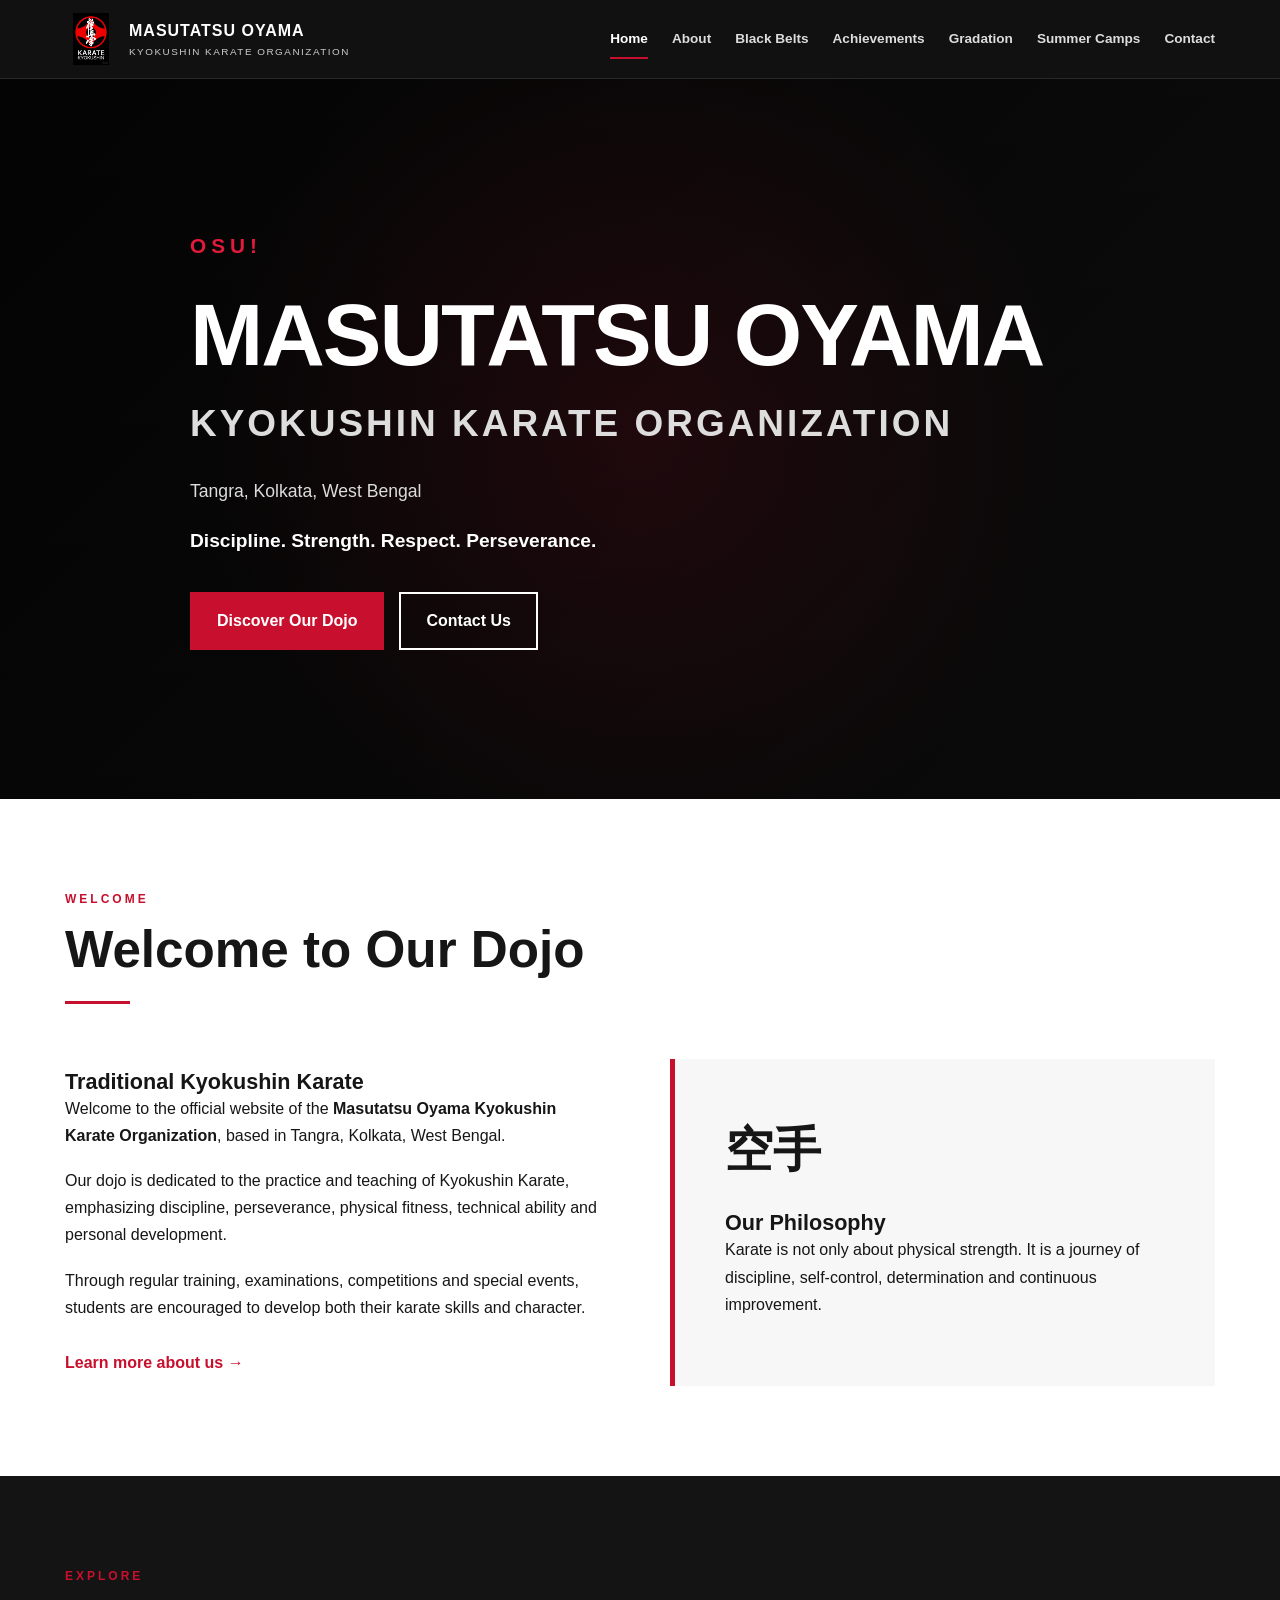
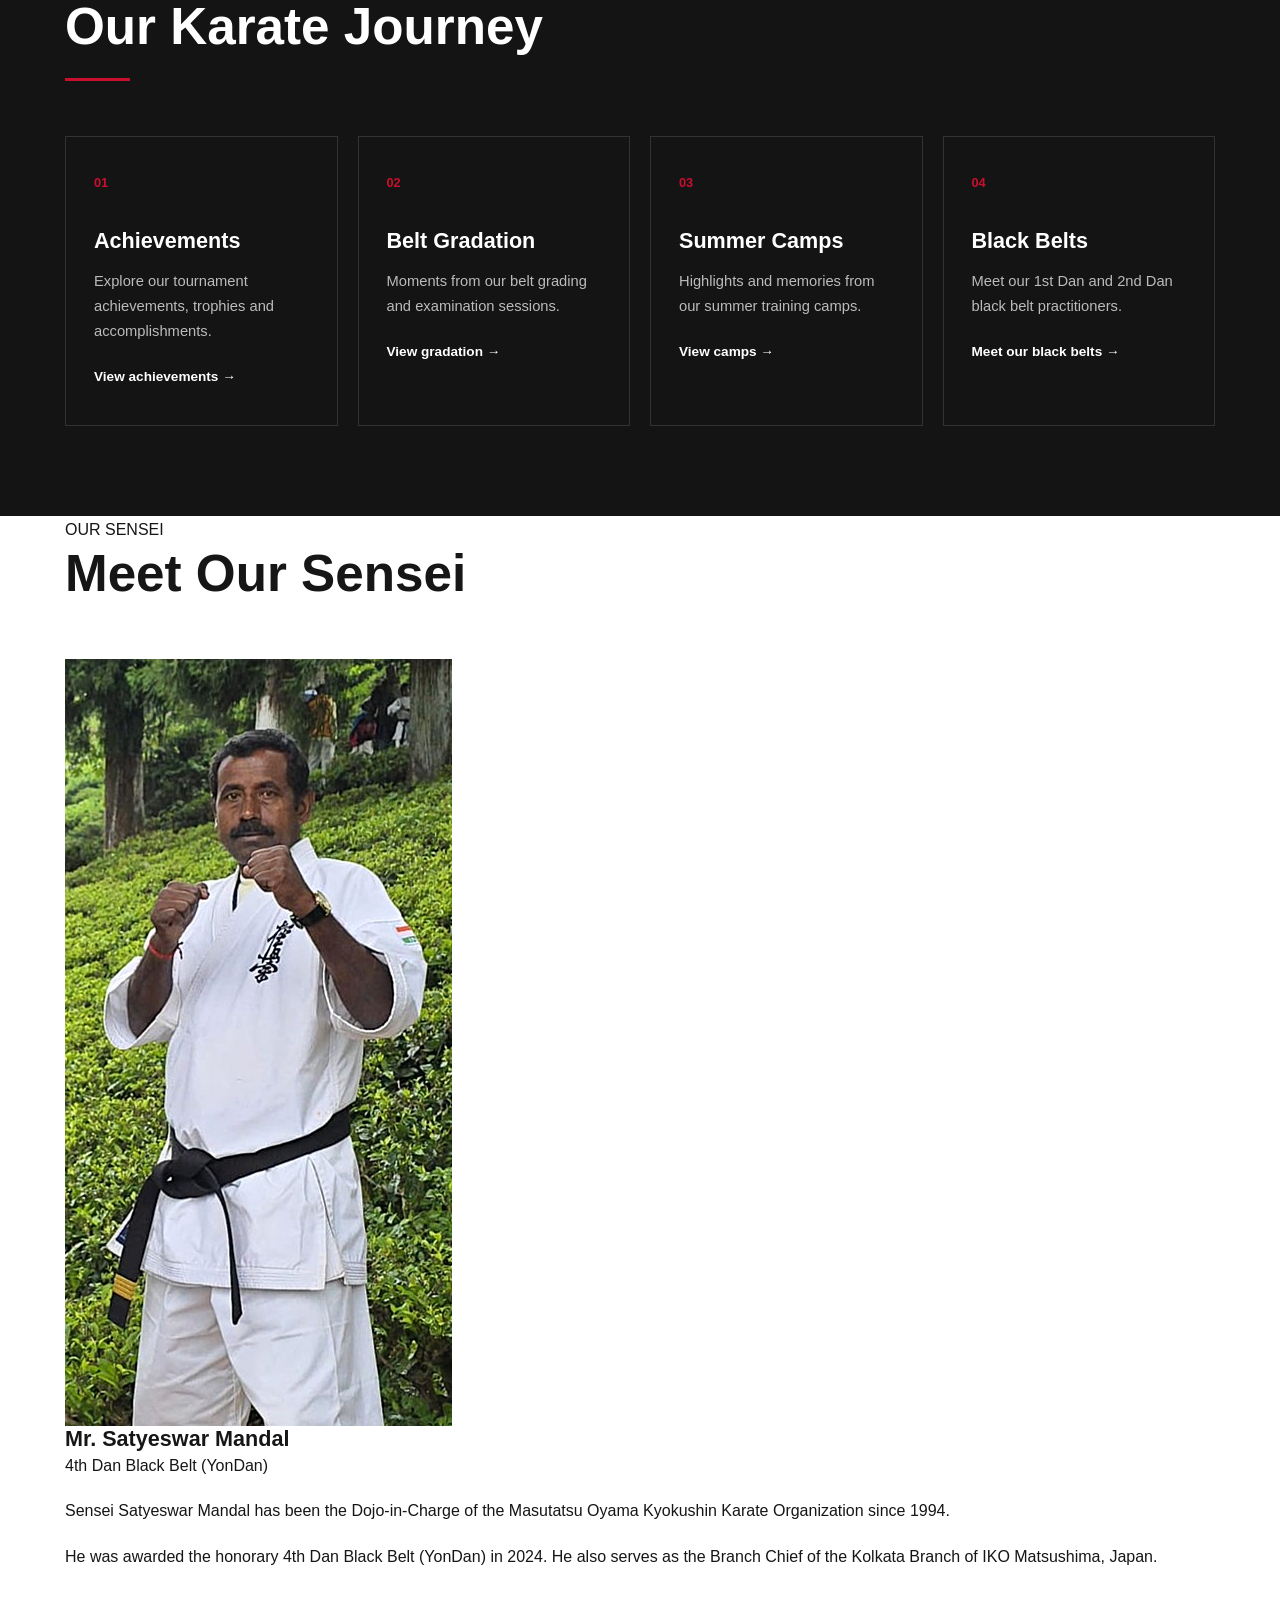
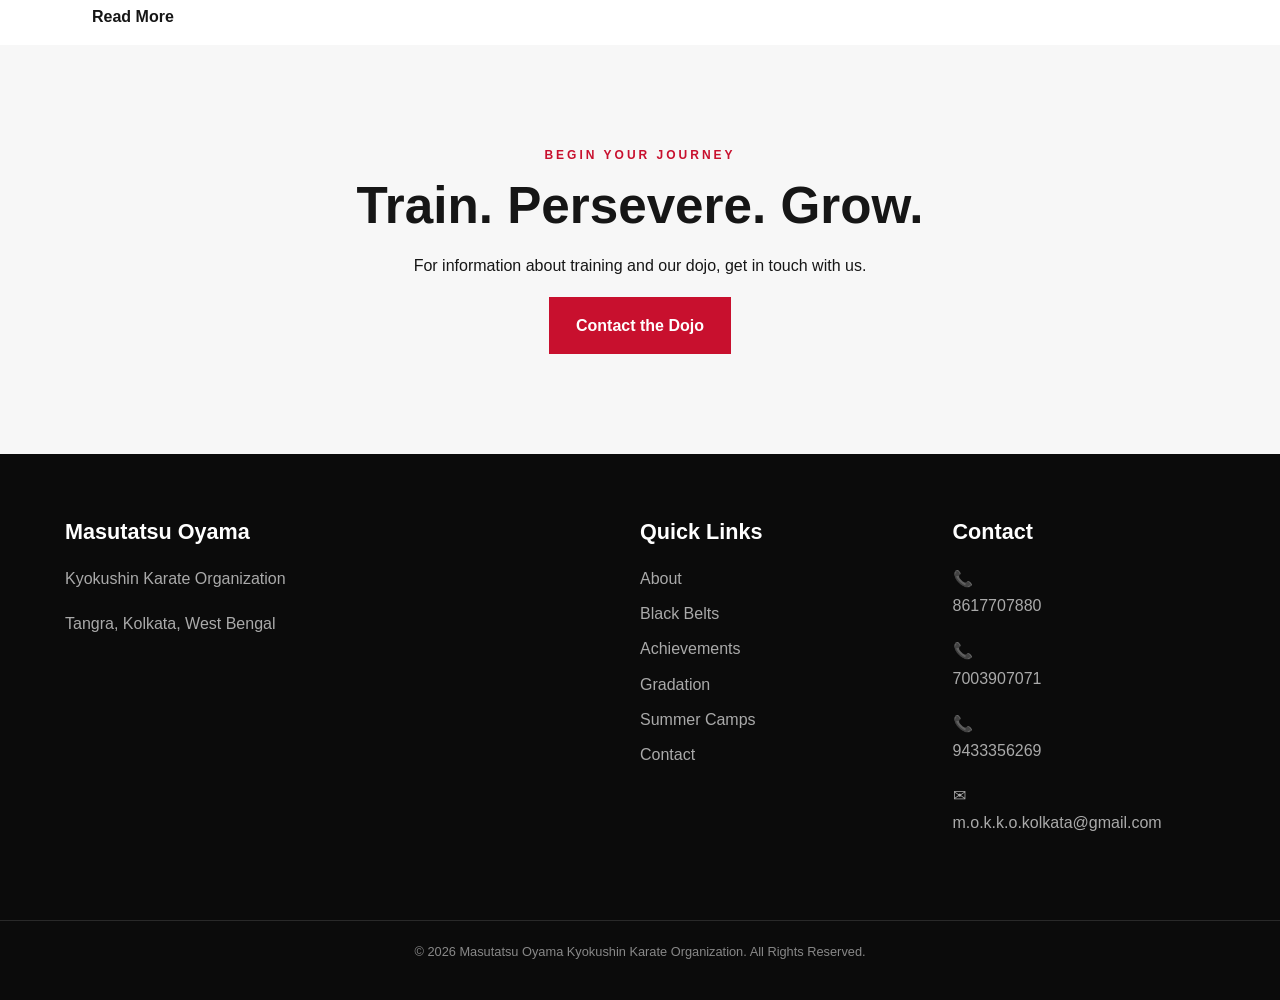
<file: index.html>
<!DOCTYPE html>
<html lang="en">

<head>
    <meta charset="UTF-8">
    <meta name="viewport" content="width=device-width, initial-scale=1.0">

    <title>Masutatsu Oyama Kyokushin Karate Organization</title>

    <meta name="description"
        content="Masutatsu Oyama Kyokushin Karate Organization - Traditional Kyokushin Karate training in Tangra, Kolkata, West Bengal.">

    <link rel="stylesheet" href="css/style.css">
</head>

<body>

    <!-- ================= HEADER ================= -->

    <header class="site-header">

        <div class="container header-container">

            <a href="index.html" class="logo-area">

                <!-- Replace logo.png with your actual logo later -->
                <img src="images/logo.png"
                     alt="Masutatsu Oyama Kyokushin Karate Organization Logo"
                     class="site-logo">

                <div class="logo-text">
                    <span class="logo-main">MASUTATSU OYAMA</span>
                    <span class="logo-sub">KYOKUSHIN KARATE ORGANIZATION</span>
                </div>

            </a>

            <button class="menu-toggle" id="menuToggle">
                ☰
            </button>

            <nav class="main-nav" id="mainNav">

                <a href="index.html" class="active">Home</a>
                <a href="about.html">About</a>
                <a href="black-belts.html">Black Belts</a>
                <a href="achievements.html">Achievements</a>
                <a href="gradation.html">Gradation</a>
                <a href="camps.html">Summer Camps</a>
                <a href="contact.html">Contact</a>

            </nav>

        </div>

    </header>


    <!-- ================= HERO ================= -->

    <main>

        <section class="hero">

            <div class="hero-overlay"></div>

            <div class="container hero-content">

                <p class="hero-kicker">OSU!</p>

                <h1>
                    MASUTATSU OYAMA
                    <span>KYOKUSHIN KARATE ORGANIZATION</span>
                </h1>

                <p class="hero-location">
                    Tangra, Kolkata, West Bengal
                </p>

                <p class="hero-description">
                    Discipline. Strength. Respect. Perseverance.
                </p>

                <div class="hero-buttons">

                    <a href="about.html" class="btn btn-primary">
                        Discover Our Dojo
                    </a>

                    <a href="contact.html" class="btn btn-outline">
                        Contact Us
                    </a>

                </div>

            </div>

        </section>


        <!-- ================= INTRODUCTION ================= -->

        <section class="section">

            <div class="container">

                <div class="section-heading">

                    <p class="section-kicker">WELCOME</p>

                    <h2>
                        Welcome to Our Dojo
                    </h2>

                    <div class="heading-line"></div>

                </div>


                <div class="two-column">

                    <div>

                        <h3>
                            Traditional Kyokushin Karate
                        </h3>

                        <p>
                            Welcome to the official website of the
                            <strong>Masutatsu Oyama Kyokushin Karate Organization</strong>,
                            based in Tangra, Kolkata, West Bengal.
                        </p>

                        <p>
                            Our dojo is dedicated to the practice and teaching
                            of Kyokushin Karate, emphasizing discipline,
                            perseverance, physical fitness, technical ability
                            and personal development.
                        </p>

                        <p>
                            Through regular training, examinations,
                            competitions and special events, students are
                            encouraged to develop both their karate skills
                            and character.
                        </p>

                        <a href="about.html" class="text-link">
                            Learn more about us →
                        </a>

                    </div>


                    <div class="info-card">

                        <div class="info-card-icon">
                            空手
                        </div>

                        <h3>
                            Our Philosophy
                        </h3>

                        <p>
                            Karate is not only about physical strength.
                            It is a journey of discipline, self-control,
                            determination and continuous improvement.
                        </p>

                    </div>

                </div>

            </div>

        </section>


        <!-- ================= FEATURE CARDS ================= -->

        <section class="section section-dark">

            <div class="container">

                <div class="section-heading light">

                    <p class="section-kicker">
                        EXPLORE
                    </p>

                    <h2>
                        Our Karate Journey
                    </h2>

                    <div class="heading-line"></div>

                </div>


                <div class="card-grid">

                    <a href="achievements.html" class="feature-card">

                        <div class="feature-number">
                            01
                        </div>

                        <h3>
                            Achievements
                        </h3>

                        <p>
                            Explore our tournament achievements,
                            trophies and accomplishments.
                        </p>

                        <span>
                            View achievements →
                        </span>

                    </a>


                    <a href="gradation.html" class="feature-card">

                        <div class="feature-number">
                            02
                        </div>

                        <h3>
                            Belt Gradation
                        </h3>

                        <p>
                            Moments from our belt grading and
                            examination sessions.
                        </p>

                        <span>
                            View gradation →
                        </span>

                    </a>


                    <a href="camps.html" class="feature-card">

                        <div class="feature-number">
                            03
                        </div>

                        <h3>
                            Summer Camps
                        </h3>

                        <p>
                            Highlights and memories from our
                            summer training camps.
                        </p>

                        <span>
                            View camps →
                        </span>

                    </a>


                    <a href="black-belts.html" class="feature-card">

                        <div class="feature-number">
                            04
                        </div>

                        <h3>
                            Black Belts
                        </h3>

                        <p>
                            Meet our 1st Dan and 2nd Dan black
                            belt practitioners.
                        </p>

                        <span>
                            Meet our black belts →
                        </span>

                    </a>

                </div>

            </div>

        </section>


        <!-- ================= SENSEI PREVIEW ================= -->

        <section class="sensei-preview">
    <div class="container">
        <div class="section-heading">
            <span class="section-label">OUR SENSEI</span>
            <h2>Meet Our Sensei</h2>
        </div>

        <div class="sensei-card">
            <div class="sensei-image">
                <img src="images/sensei/sensei.jpeg"
                     alt="Sensei Satyeswar Mandal">
            </div>

            <div class="sensei-content">
                <h3>Mr. Satyeswar Mandal</h3>

                <p class="sensei-rank">
                    4th Dan Black Belt (YonDan)
                </p>

                <p>
                    Sensei Satyeswar Mandal has been the
                    Dojo-in-Charge of the Masutatsu Oyama
                    Kyokushin Karate Organization since 1994.
                </p>

                <p>
                    He was awarded the honorary 4th Dan Black Belt
                    (YonDan) in 2024. He also serves as the Branch
                    Chief of the Kolkata Branch of IKO Matsushima,
                    Japan.
                </p>

                <a href="about.html" class="btn">
                    Read More
                </a>
            </div>
        </div>
    </div>
</section>


        <!-- ================= CTA ================= -->

        <section class="cta-section">

            <div class="container">

                <p class="section-kicker">
                    BEGIN YOUR JOURNEY
                </p>

                <h2>
                    Train. Persevere. Grow.
                </h2>

                <p>
                    For information about training and our dojo,
                    get in touch with us.
                </p>

                <a href="contact.html" class="btn btn-primary">
                    Contact the Dojo
                </a>

            </div>

        </section>

    </main>


    <!-- ================= FOOTER ================= -->

    <footer class="site-footer">

        <div class="container footer-grid">

            <div>

                <h3>
                    Masutatsu Oyama
                </h3>

                <p>
                    Kyokushin Karate Organization
                </p>

                <p>
                    Tangra, Kolkata, West Bengal
                </p>

            </div>


            <div>

    <h3>
        Quick Links
    </h3>

    <a href="about.html">About</a>
    <a href="black-belts.html">Black Belts</a>
    <a href="achievements.html">Achievements</a>
    <a href="gradation.html">Gradation</a>
    <a href="camps.html">Summer Camps</a>
    <a href="contact.html">Contact</a>

</div>


            <div>

                <h3>
                    Contact
                </h3>

                <p>
    📞 <a href="tel:8617707880">8617707880</a>
</p>

<p>
    📞 <a href="tel:7003907071">7003907071</a>
</p>

<p>
    📞 <a href="tel:9433356269">9433356269</a>
</p>

<p>
    ✉ <a href="mailto:m.o.k.k.o.kolkata@gmail.com">
        m.o.k.k.o.kolkata@gmail.com
    </a>
</p>

            </div>

        </div>


        <div class="footer-bottom">

            <p>
                © <span id="currentYear"></span>
                Masutatsu Oyama Kyokushin Karate Organization.
                All Rights Reserved.
            </p>

        </div>

    </footer>


    <script src="js/script.js"></script>

</body>

</html>
</file>
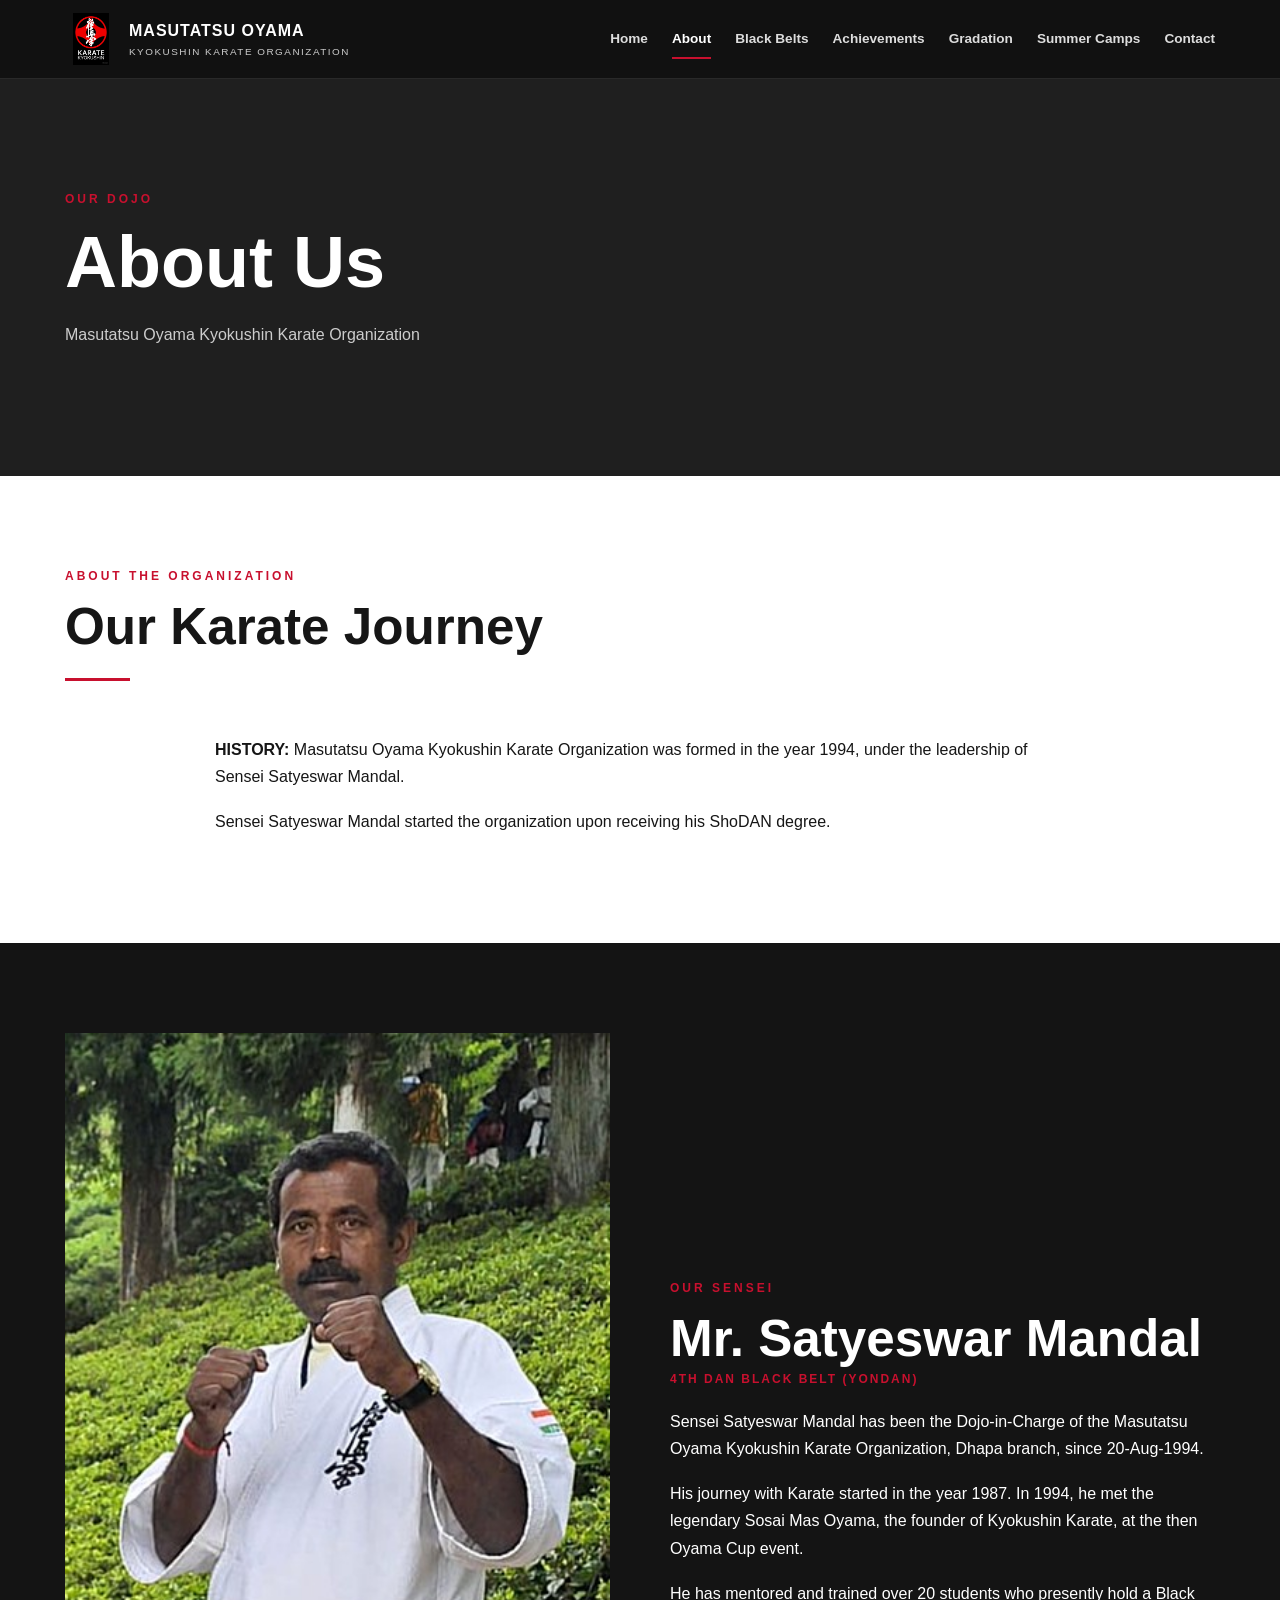
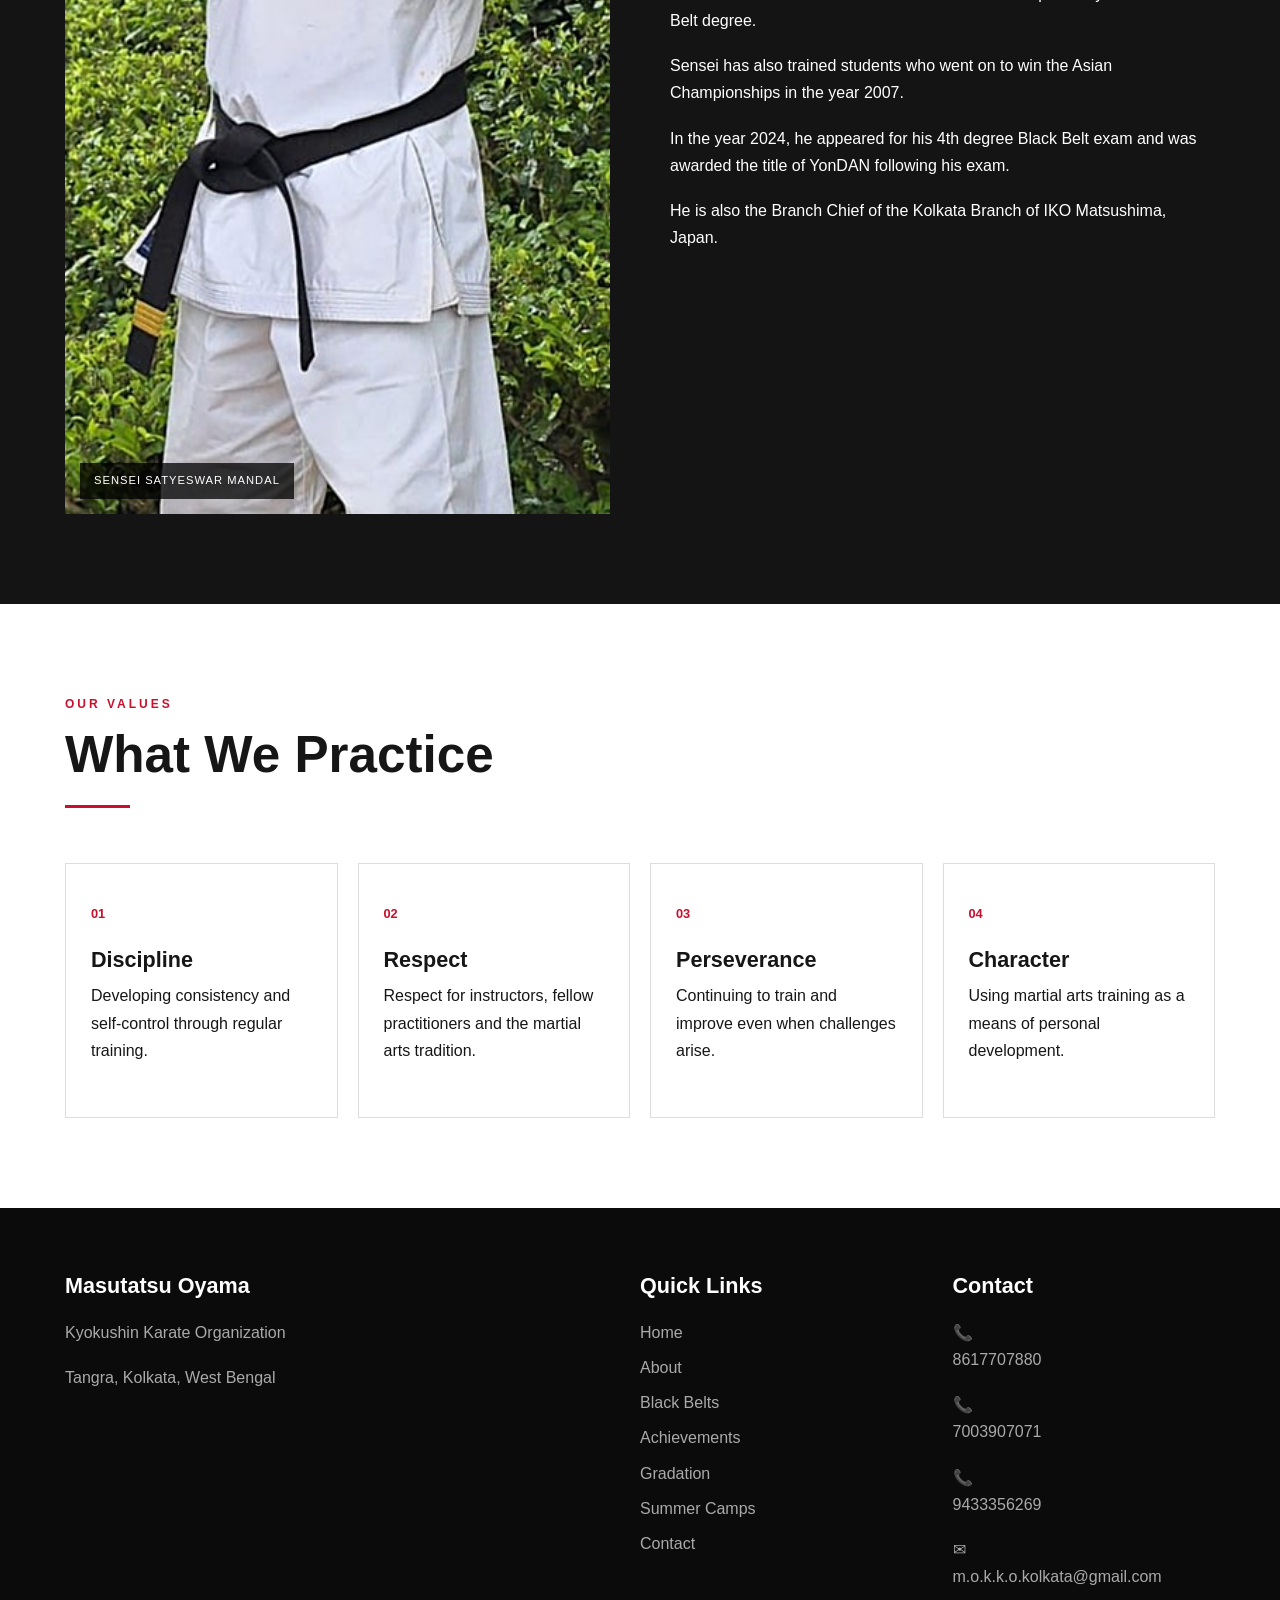
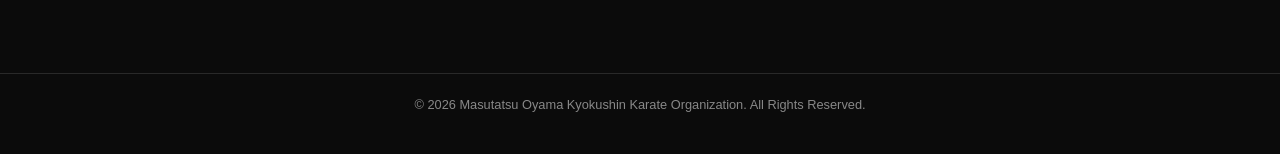
<file: about.html>
<!DOCTYPE html>
<html lang="en">

<head>

    <meta charset="UTF-8">
    <meta name="viewport" content="width=device-width, initial-scale=1.0">

    <title>About | Masutatsu Oyama Kyokushin Karate Organization</title>

    <meta name="description"
        content="About Masutatsu Oyama Kyokushin Karate Organization and our Sensei.">

    <link rel="stylesheet" href="css/style.css">

</head>

<body>


<header class="site-header">

    <div class="container header-container">

        <a href="index.html" class="logo-area">

            <img src="images/logo.png"
                 alt="Organization Logo"
                 class="site-logo">

            <div class="logo-text">
                <span class="logo-main">MASUTATSU OYAMA</span>
                <span class="logo-sub">KYOKUSHIN KARATE ORGANIZATION</span>
            </div>

        </a>

        <button class="menu-toggle" id="menuToggle">
            ☰
        </button>

        <nav class="main-nav" id="mainNav">

            <a href="index.html">Home</a>
            <a href="about.html" class="active">About</a>
            <a href="black-belts.html">Black Belts</a>
            <a href="achievements.html">Achievements</a>
            <a href="gradation.html">Gradation</a>
            <a href="camps.html">Summer Camps</a>
            <a href="contact.html">Contact</a>

        </nav>

    </div>

</header>


<main>


<section class="page-banner">

    <div class="container">

        <p class="section-kicker">
            OUR DOJO
        </p>

        <h1>
            About Us
        </h1>

        <p>
            Masutatsu Oyama Kyokushin Karate Organization
        </p>

    </div>

</section>


<section class="section">

    <div class="container">

        <div class="section-heading">

            <p class="section-kicker">
                ABOUT THE ORGANIZATION
            </p>

            <h2>
                Our Karate Journey
            </h2>

            <div class="heading-line"></div>

        </div>


        <div class="content-width">

            <p>
                <strong>HISTORY:</strong>
                Masutatsu Oyama Kyokushin Karate Organization was formed in the year 1994, under the leadership of Sensei Satyeswar Mandal.
				
            </p>

            <p>
                Sensei Satyeswar Mandal started the organization upon receiving his ShoDAN degree.  
            </p>

            <p>
                
            </p>

        </div>

    </div>

</section>


<section class="section section-dark">

    <div class="container">

        <div class="two-column">

            <div class="image-placeholder">

                <img src="images/sensei/sensei.jpeg"
                     alt="Sensei Satyeswar Mandal">

                <div class="placeholder-label">
                    SENSEI SATYESWAR MANDAL
                </div>

            </div>


            <div class="light-text">

                <p class="section-kicker">
                    OUR SENSEI
                </p>

                <h2>
                    Mr. Satyeswar Mandal
                </h2>

                <p class="rank">
                    4th Dan Black Belt (YonDan)
                </p>

                <p>
                    Sensei Satyeswar Mandal has been the
                    Dojo-in-Charge of the Masutatsu Oyama
                    Kyokushin Karate Organization, Dhapa branch, since 20-Aug-1994.
                </p>
				
				<p>
					His journey with Karate started in the year 1987.
					In 1994, he met the legendary Sosai Mas Oyama, the 
					founder of Kyokushin Karate, at the then Oyama Cup event.
				</p>
				
				<p>
                    He has mentored and trained over 20 students 
					who presently hold a Black Belt degree.
                </p>
				
				<p>
					Sensei has also trained students who went on to
					win the Asian Championships in the year 2007.
				
                <p>
                    In the year 2024, he appeared for his 4th degree Black Belt
					exam and was awarded the title of YonDAN following his exam.
                </p>

                <p>
                    He is also the Branch Chief of the Kolkata Branch
                    of IKO Matsushima, Japan.
                </p>

            </div>

        </div>

    </div>

</section>


<section class="section">

    <div class="container">

        <div class="section-heading">

            <p class="section-kicker">
                OUR VALUES
            </p>

            <h2>
                What We Practice
            </h2>

            <div class="heading-line"></div>

        </div>


        <div class="values-grid">

            <div class="value-card">

                <span>01</span>

                <h3>
                    Discipline
                </h3>

                <p>
                    Developing consistency and self-control through
                    regular training.
                </p>

            </div>


            <div class="value-card">

                <span>02</span>

                <h3>
                    Respect
                </h3>

                <p>
                    Respect for instructors, fellow practitioners
                    and the martial arts tradition.
                </p>

            </div>


            <div class="value-card">

                <span>03</span>

                <h3>
                    Perseverance
                </h3>

                <p>
                    Continuing to train and improve even when
                    challenges arise.
                </p>

            </div>


            <div class="value-card">

                <span>04</span>

                <h3>
                    Character
                </h3>

                <p>
                    Using martial arts training as a means of
                    personal development.
                </p>

            </div>

        </div>

    </div>

</section>


</main>


<footer class="site-footer">

    <div class="container footer-grid">

        <!-- Organization -->

        <div>

            <h3>
                Masutatsu Oyama
            </h3>

            <p>
                Kyokushin Karate Organization
            </p>

            <p>
                Tangra, Kolkata, West Bengal
            </p>

        </div>


        <!-- Quick Links -->

        <div>

            <h3>
                Quick Links
            </h3>

            <a href="index.html">Home</a>
            <a href="about.html">About</a>
            <a href="black-belts.html">Black Belts</a>
            <a href="achievements.html">Achievements</a>
            <a href="gradation.html">Gradation</a>
            <a href="camps.html">Summer Camps</a>
            <a href="contact.html">Contact</a>

        </div>


        <!-- Contact -->

        <div>

            <h3>
                Contact
            </h3>

            <p>
                📞 <a href="tel:8617707880">8617707880</a>
            </p>

            <p>
                📞 <a href="tel:7003907071">7003907071</a>
            </p>

            <p>
                📞 <a href="tel:9433356269">9433356269</a>
            </p>

            <p>
                ✉ <a href="mailto:m.o.k.k.o.kolkata@gmail.com">
                    m.o.k.k.o.kolkata@gmail.com
                </a>
            </p>

        </div>

    </div>


    <div class="footer-bottom">

        <p>
            © <span id="currentYear"></span>
            Masutatsu Oyama Kyokushin Karate Organization.
            All Rights Reserved.
        </p>

    </div>

</footer>


<script src="js/script.js"></script>

</body>

</html>
</file>
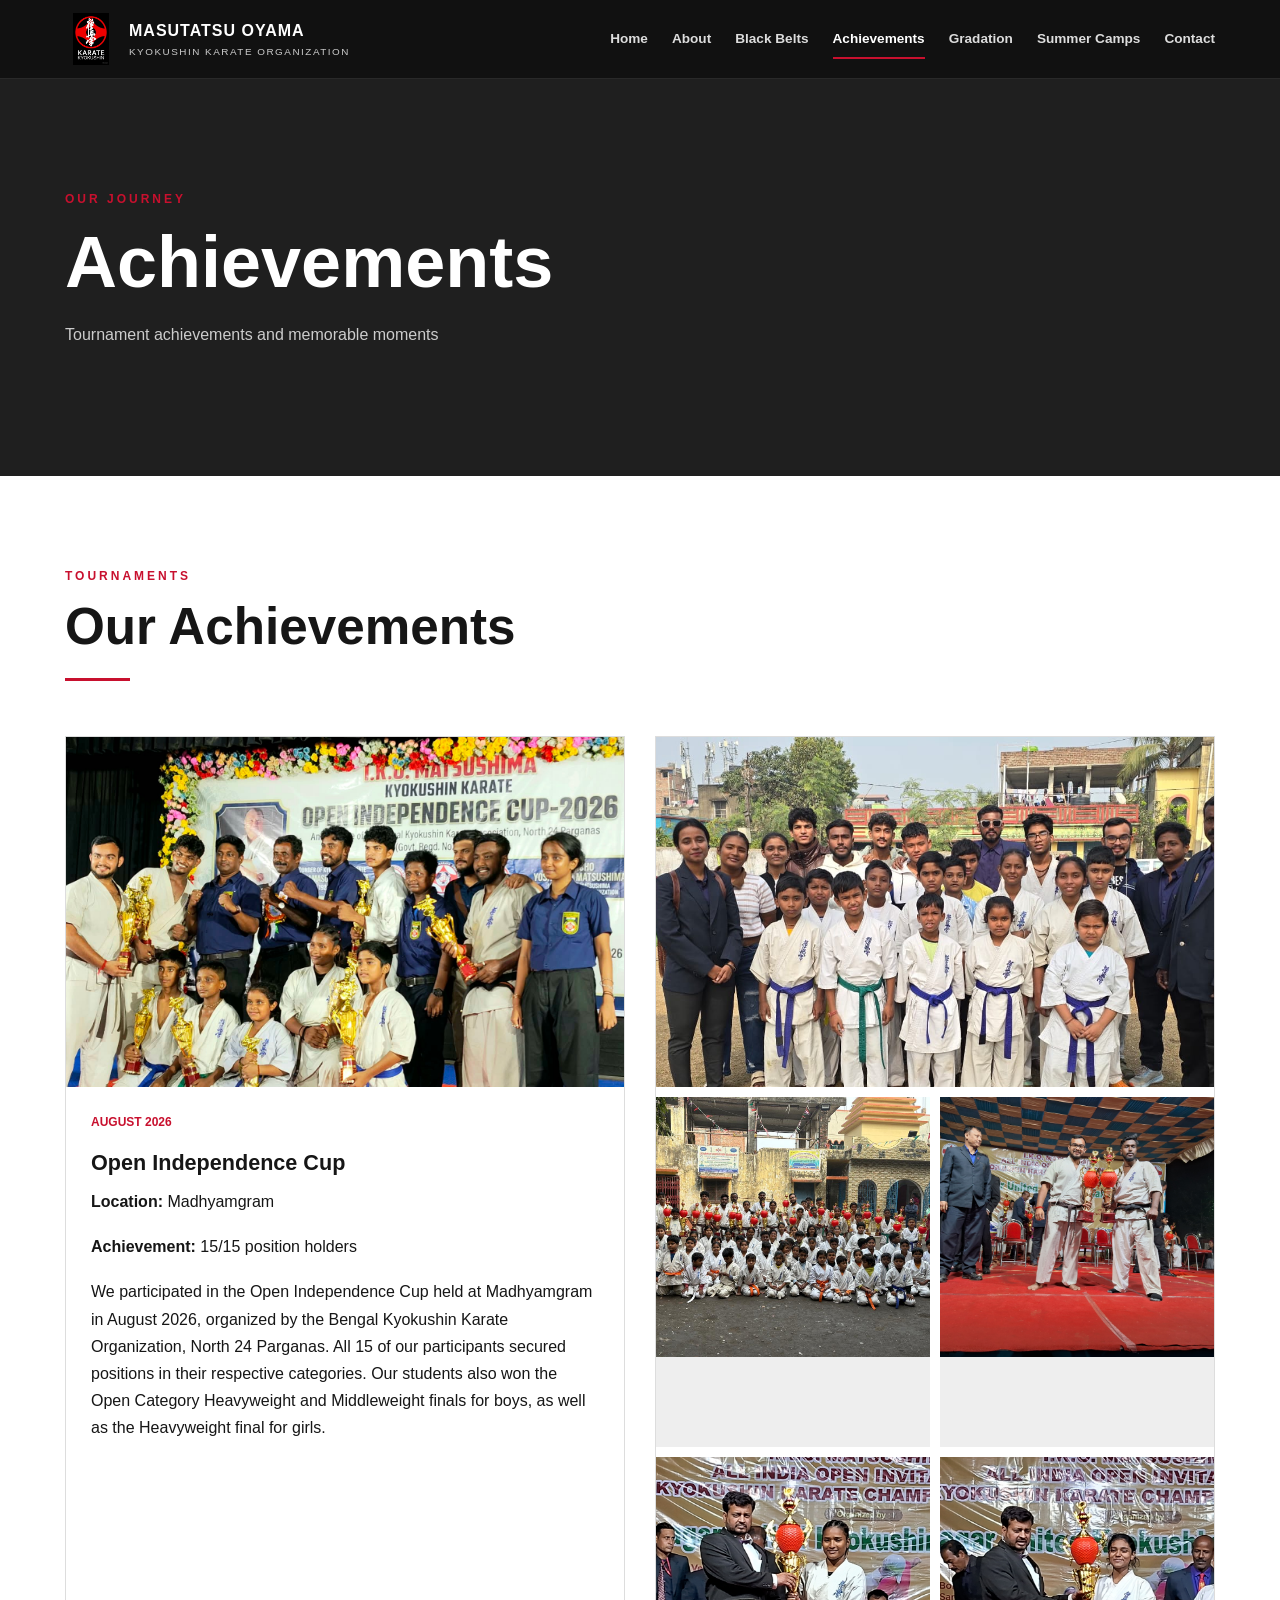
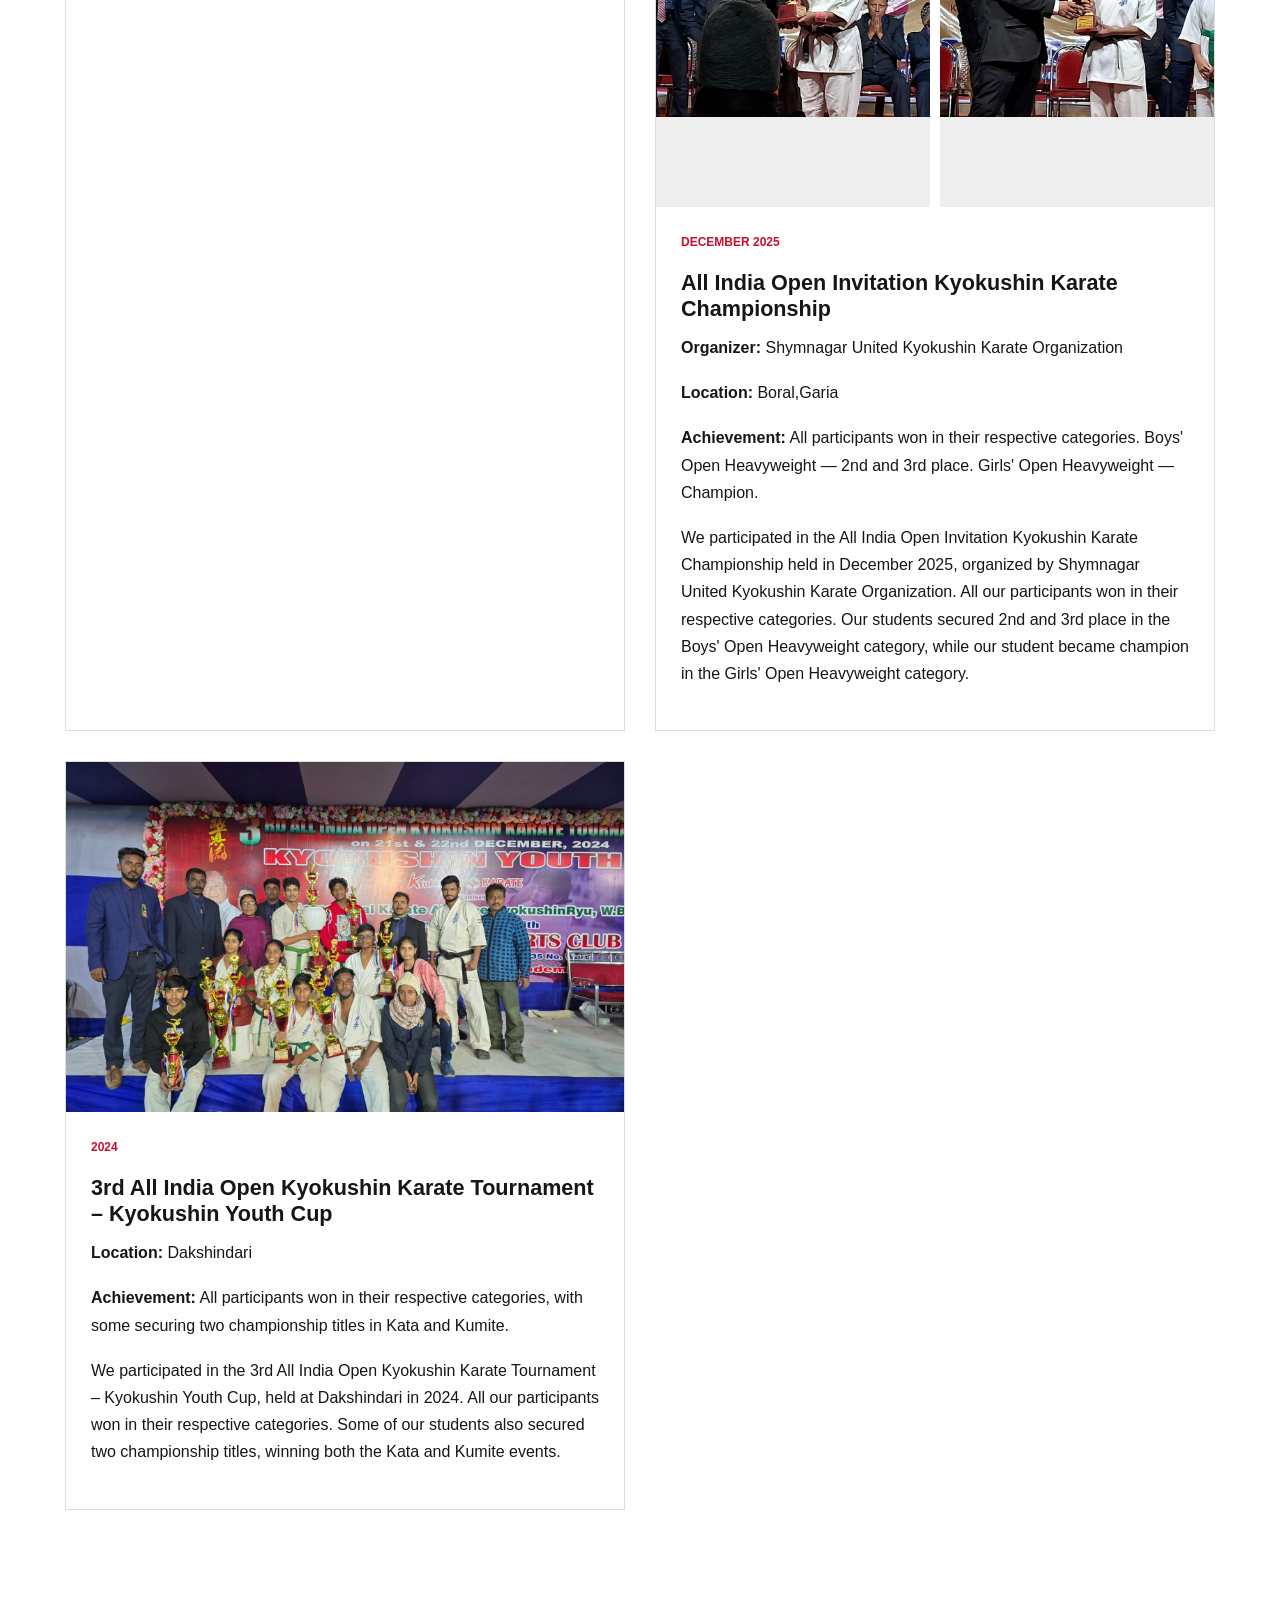
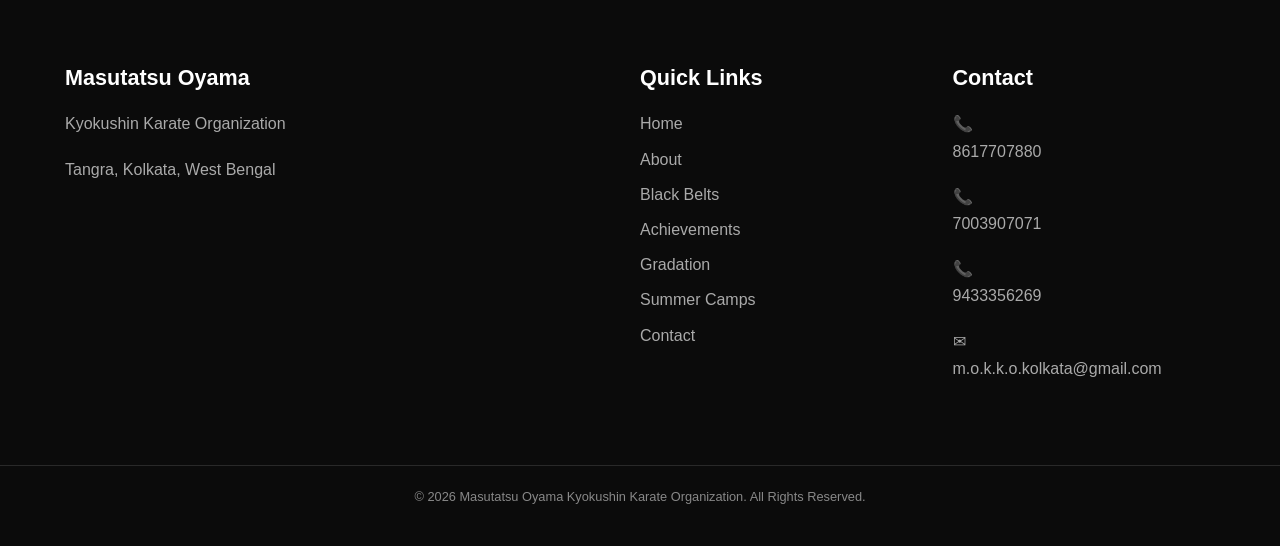
<file: achievements.html>
<!DOCTYPE html>
<html lang="en">

<head>

    <meta charset="UTF-8">
    <meta name="viewport" content="width=device-width, initial-scale=1.0">

    <title>Achievements | Masutatsu Oyama Kyokushin Karate Organization</title>

    <link rel="stylesheet" href="css/style.css">

</head>

<body>


<header class="site-header">

    <div class="container header-container">

        <a href="index.html" class="logo-area">

            <img src="images/logo.png"
                 alt="Organization Logo"
                 class="site-logo">

            <div class="logo-text">
                <span class="logo-main">MASUTATSU OYAMA</span>
                <span class="logo-sub">KYOKUSHIN KARATE ORGANIZATION</span>
            </div>

        </a>

        <button class="menu-toggle" id="menuToggle">
            ☰
        </button>

        <nav class="main-nav" id="mainNav">

            <a href="index.html">Home</a>
            <a href="about.html">About</a>
            <a href="black-belts.html">Black Belts</a>
            <a href="achievements.html" class="active">Achievements</a>
            <a href="gradation.html">Gradation</a>
            <a href="camps.html">Summer Camps</a>
            <a href="contact.html">Contact</a>

        </nav>

    </div>

</header>


<main>


<section class="page-banner">

    <div class="container">

        <p class="section-kicker">
            OUR JOURNEY
        </p>

        <h1>
            Achievements
        </h1>

        <p>
            Tournament achievements and memorable moments
        </p>

    </div>

</section>


<section class="section">

    <div class="container">

        <div class="section-heading">

            <p class="section-kicker">
                TOURNAMENTS
            </p>

            <h2>
                Our Achievements
            </h2>

            <div class="heading-line"></div>

        </div>


        <div class="gallery-grid">


            <!-- ACHIEVEMENT 1 -->

<article class="gallery-card">

    <div class="gallery-image">

        <img src="images/achievements/achievement-1.jpeg"
             alt="Open Independence Cup 2026">

    </div>

    <div class="gallery-content">

        <p class="gallery-year">
            AUGUST 2026
        </p>

        <h3>
            Open Independence Cup
        </h3>

        <p>
            <strong>Location:</strong>
            Madhyamgram
        </p>

        <p>
            <strong>Achievement:</strong>
            15/15 position holders
        </p>

        <p>
            We participated in the Open Independence Cup held at
            Madhyamgram in August 2026, organized by the Bengal
            Kyokushin Karate Organization, North 24 Parganas.
            All 15 of our participants secured positions in their
            respective categories. Our students also won the Open
            Category Heavyweight and Middleweight finals for boys,
            as well as the Heavyweight final for girls.
        </p>

    </div>

</article>


            <!-- ACHIEVEMENT 2 -->

<article class="gallery-card">

    <div class="achievement-photo-grid">

        <!-- COVER PHOTO -->

        <div class="gallery-image achievement-cover">

            <img src="images/achievements/achievement-2.jpeg"
                 alt="All India Open Invitation Kyokushin Karate Championship">

        </div>


        <!-- PHOTO 2 -->

        <div class="gallery-image">

            <img src="images/achievements/achievement-2-2.jpeg"
                 alt="All India Open Invitation Kyokushin Karate Championship">

        </div>


        <!-- PHOTO 3 -->

        <div class="gallery-image">

            <img src="images/achievements/achievement-2-3.jpeg"
                 alt="All India Open Invitation Kyokushin Karate Championship">

        </div>


        <!-- PHOTO 4 -->

        <div class="gallery-image">

            <img src="images/achievements/achievement-2-4.jpeg"
                 alt="All India Open Invitation Kyokushin Karate Championship">

        </div>
		
		<div class="gallery-image">

            <img src="images/achievements/achievement-2-5.jpeg"
                 alt="All India Open Invitation Kyokushin Karate Championship">

        </div>

    </div>


    <div class="gallery-content">

        <p class="gallery-year">
            DECEMBER 2025
        </p>

        <h3>
            All India Open Invitation Kyokushin Karate Championship
        </h3>

        <p>
            <strong>Organizer:</strong>
            Shymnagar United Kyokushin Karate Organization
        </p>
		
		<p>
            <strong>Location:</strong>
            Boral,Garia
        </p>
		
        <p>
            <strong>Achievement:</strong>
            All participants won in their respective categories.
            Boys' Open Heavyweight — 2nd and 3rd place.
            Girls' Open Heavyweight — Champion.
        </p>

        <p>
            We participated in the All India Open Invitation
            Kyokushin Karate Championship held in December 2025,
            organized by Shymnagar United Kyokushin Karate
            Organization. All our participants won in their
            respective categories. Our students secured 2nd and
            3rd place in the Boys' Open Heavyweight category,
            while our student became champion in the Girls'
            Open Heavyweight category.
        </p>

    </div>

</article>


            <!-- ACHIEVEMENT 3 -->

<article class="gallery-card">

    <div class="gallery-image">

        <img src="images/achievements/achievement-3.jpeg"
             alt="3rd All India Open Kyokushin Karate Tournament - Kyokushin Youth Cup">

    </div>

    <div class="gallery-content">

        <p class="gallery-year">
            2024
        </p>

        <h3>
            3rd All India Open Kyokushin Karate Tournament
            – Kyokushin Youth Cup
        </h3>

        <p>
            <strong>Location:</strong>
            Dakshindari
        </p>

        <p>
            <strong>Achievement:</strong>
            All participants won in their respective categories,
            with some securing two championship titles in Kata
            and Kumite.
        </p>

        <p>
            We participated in the 3rd All India Open Kyokushin
            Karate Tournament – Kyokushin Youth Cup, held at
            Dakshindari in 2024. All our participants won in
            their respective categories. Some of our students
            also secured two championship titles, winning both
            the Kata and Kumite events.
        </p>

    </div>

</article>


<!--

ACHIEVEMENT 4

<article class="gallery-card">

    <div class="gallery-image">

        <img src="images/achievements/achievement-4.jpg"
             alt="Tournament achievement">

        <span>
            PHOTO
        </span>

    </div>

    <div class="gallery-content">

        <p class="gallery-year">
            [YEAR]
        </p>

        <h3>
            [TOURNAMENT NAME]
        </h3>

        <p>
            <strong>Achievement:</strong>
            [PLACE / AWARD / TROPHY]
        </p>

    </div>

</article>

-->



        </div>

    </div>

</section>


</main>


<footer class="site-footer">

    <div class="container footer-grid">

        <!-- Organization -->

        <div>

            <h3>
                Masutatsu Oyama
            </h3>

            <p>
                Kyokushin Karate Organization
            </p>

            <p>
                Tangra, Kolkata, West Bengal
            </p>

        </div>


        <!-- Quick Links -->

        <div>

            <h3>
                Quick Links
            </h3>

            <a href="index.html">Home</a>
            <a href="about.html">About</a>
            <a href="black-belts.html">Black Belts</a>
            <a href="achievements.html">Achievements</a>
            <a href="gradation.html">Gradation</a>
            <a href="camps.html">Summer Camps</a>
            <a href="contact.html">Contact</a>

        </div>


        <!-- Contact -->

        <div>

            <h3>
                Contact
            </h3>

            <p>
                📞 <a href="tel:8617707880">8617707880</a>
            </p>

            <p>
                📞 <a href="tel:7003907071">7003907071</a>
            </p>

            <p>
                📞 <a href="tel:9433356269">9433356269</a>
            </p>

            <p>
                ✉ <a href="mailto:m.o.k.k.o.kolkata@gmail.com">
                    m.o.k.k.o.kolkata@gmail.com
                </a>
            </p>

        </div>

    </div>


    <div class="footer-bottom">

        <p>
            © <span id="currentYear"></span>
            Masutatsu Oyama Kyokushin Karate Organization.
            All Rights Reserved.
        </p>

    </div>

</footer>


<script src="js/script.js"></script>

</body>

</html>
</file>
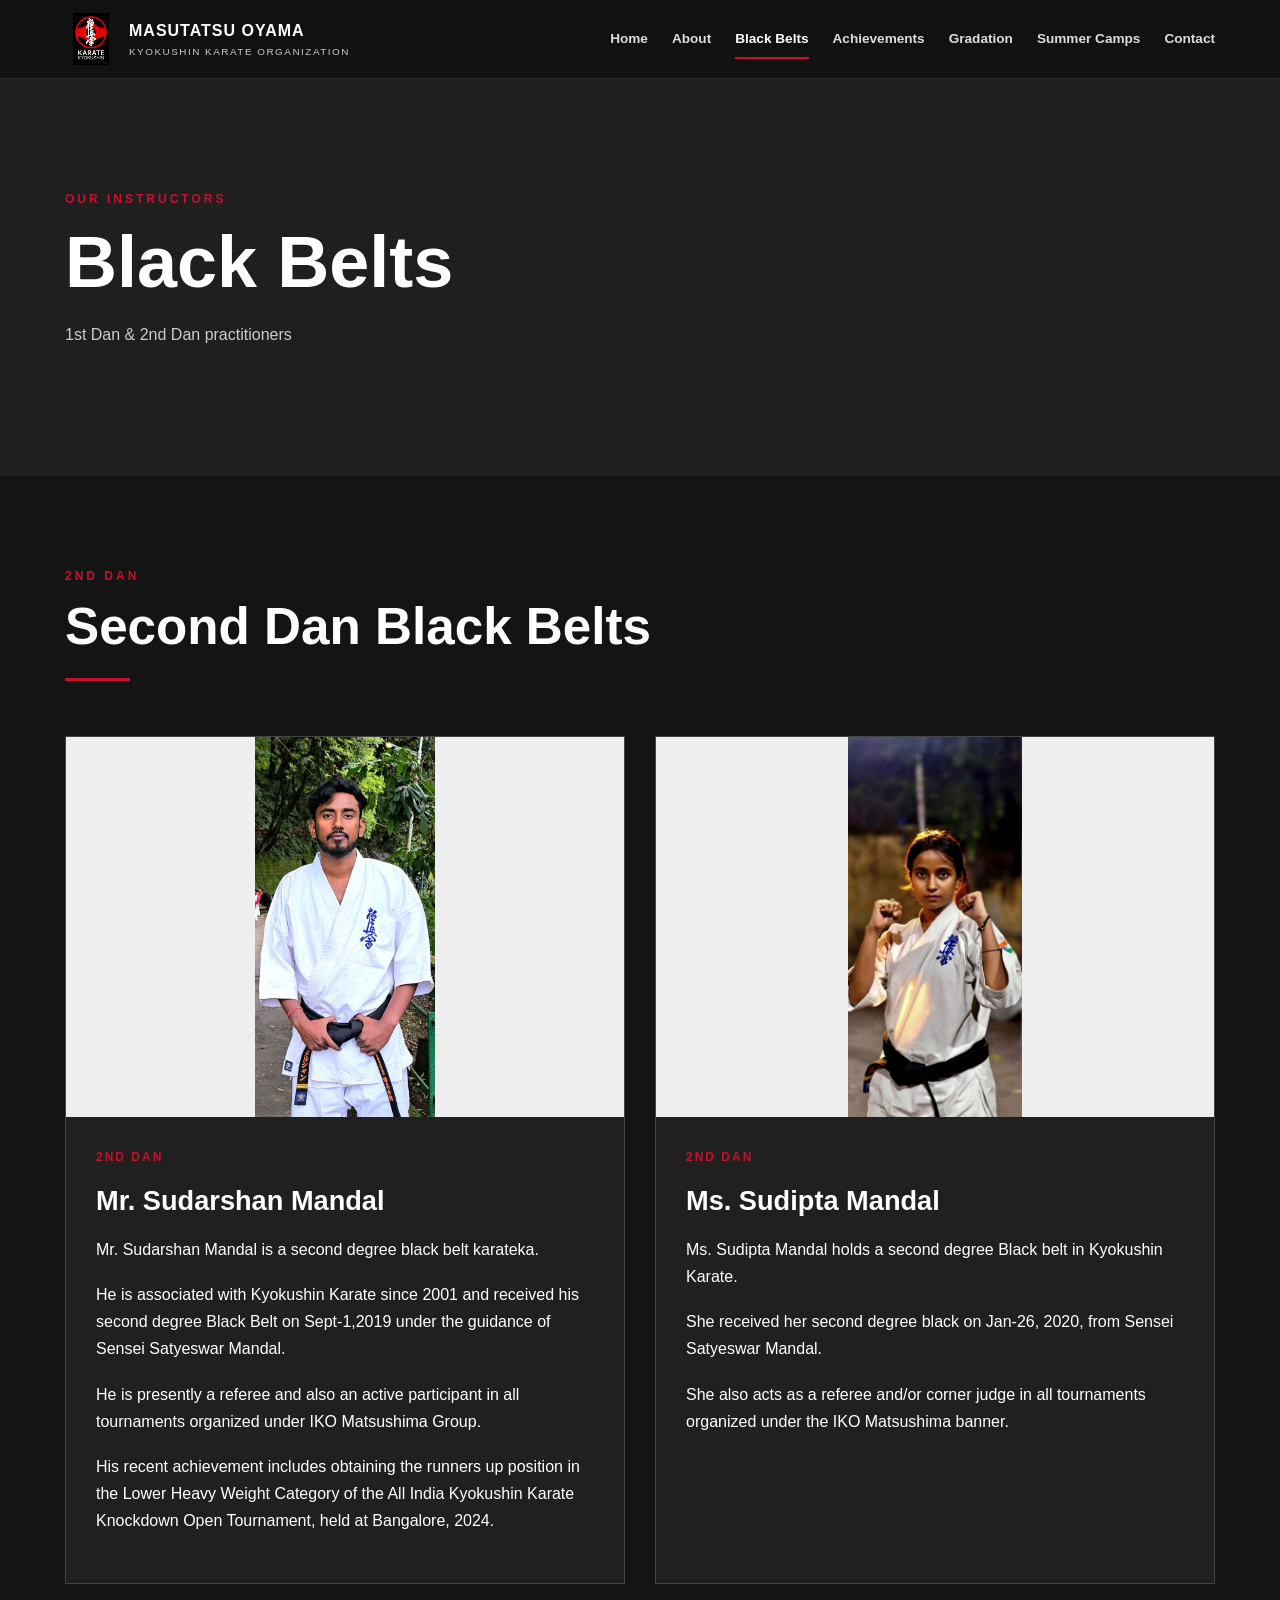
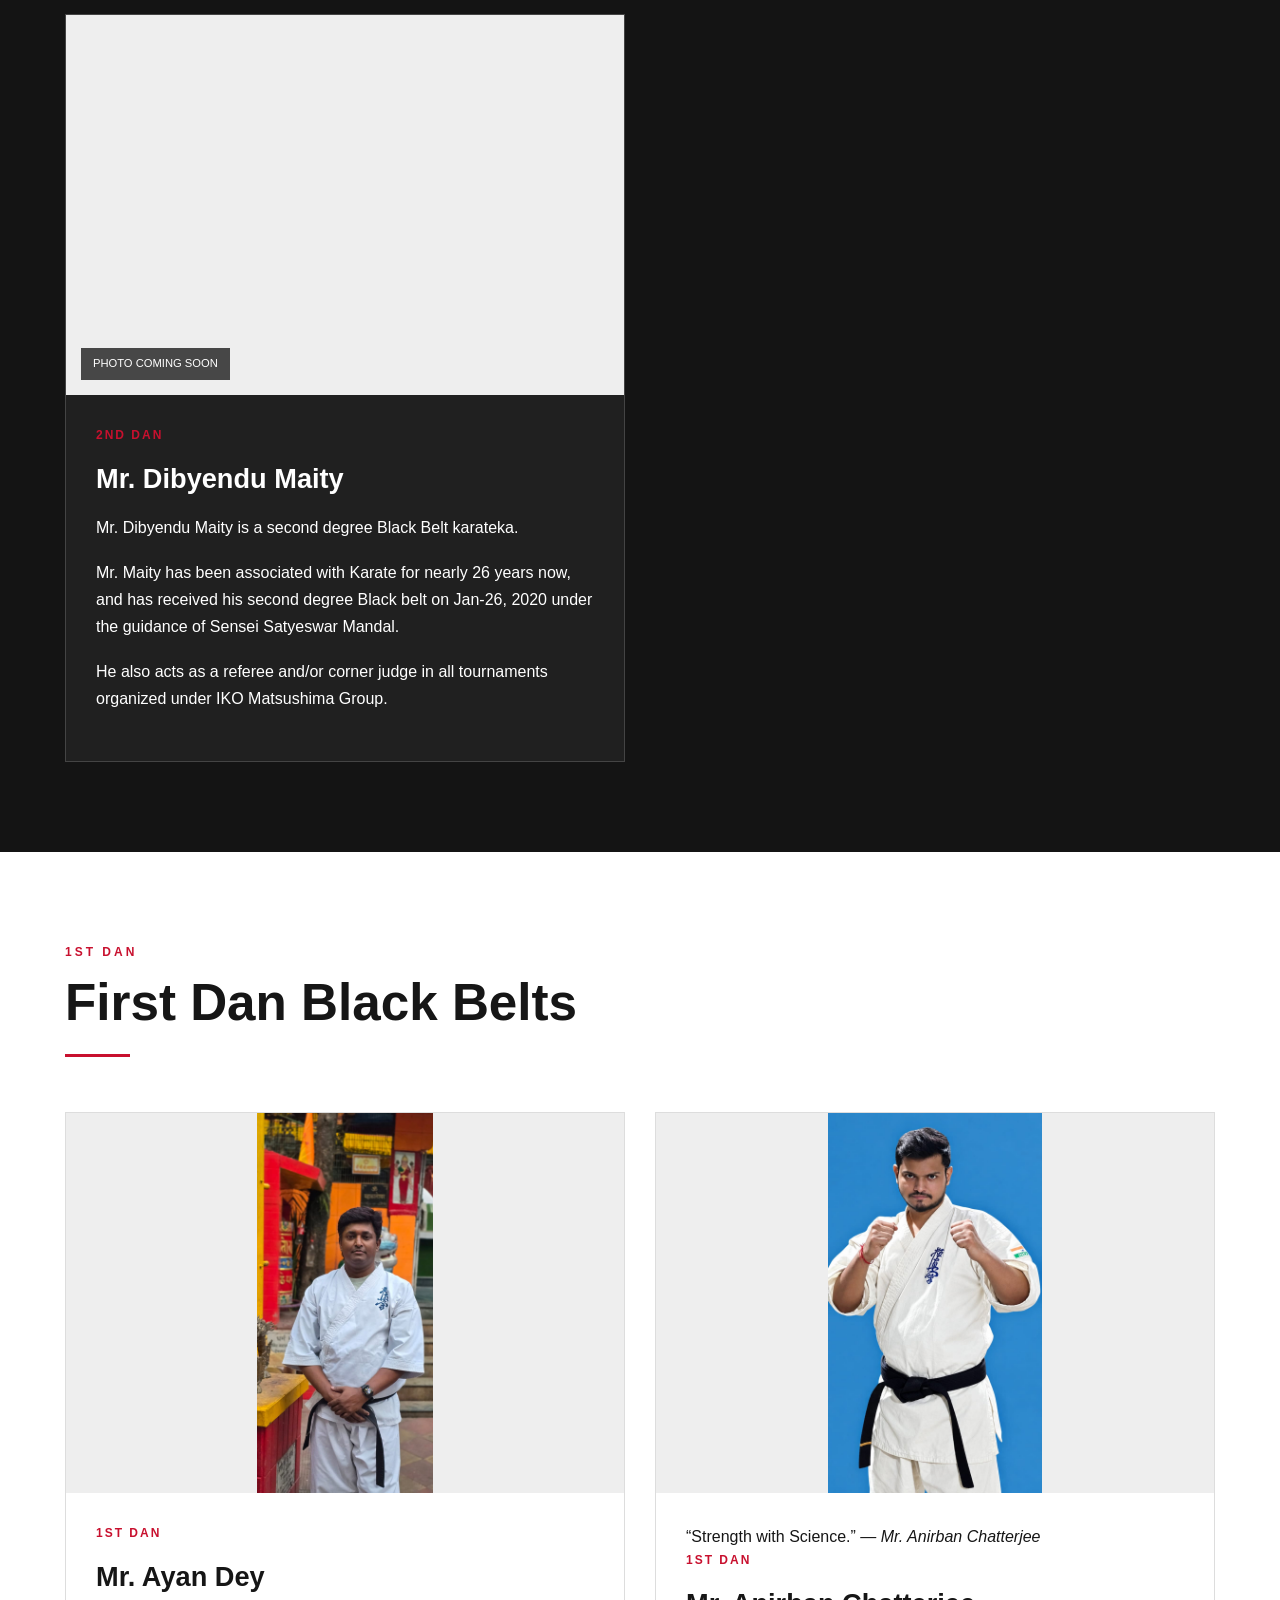
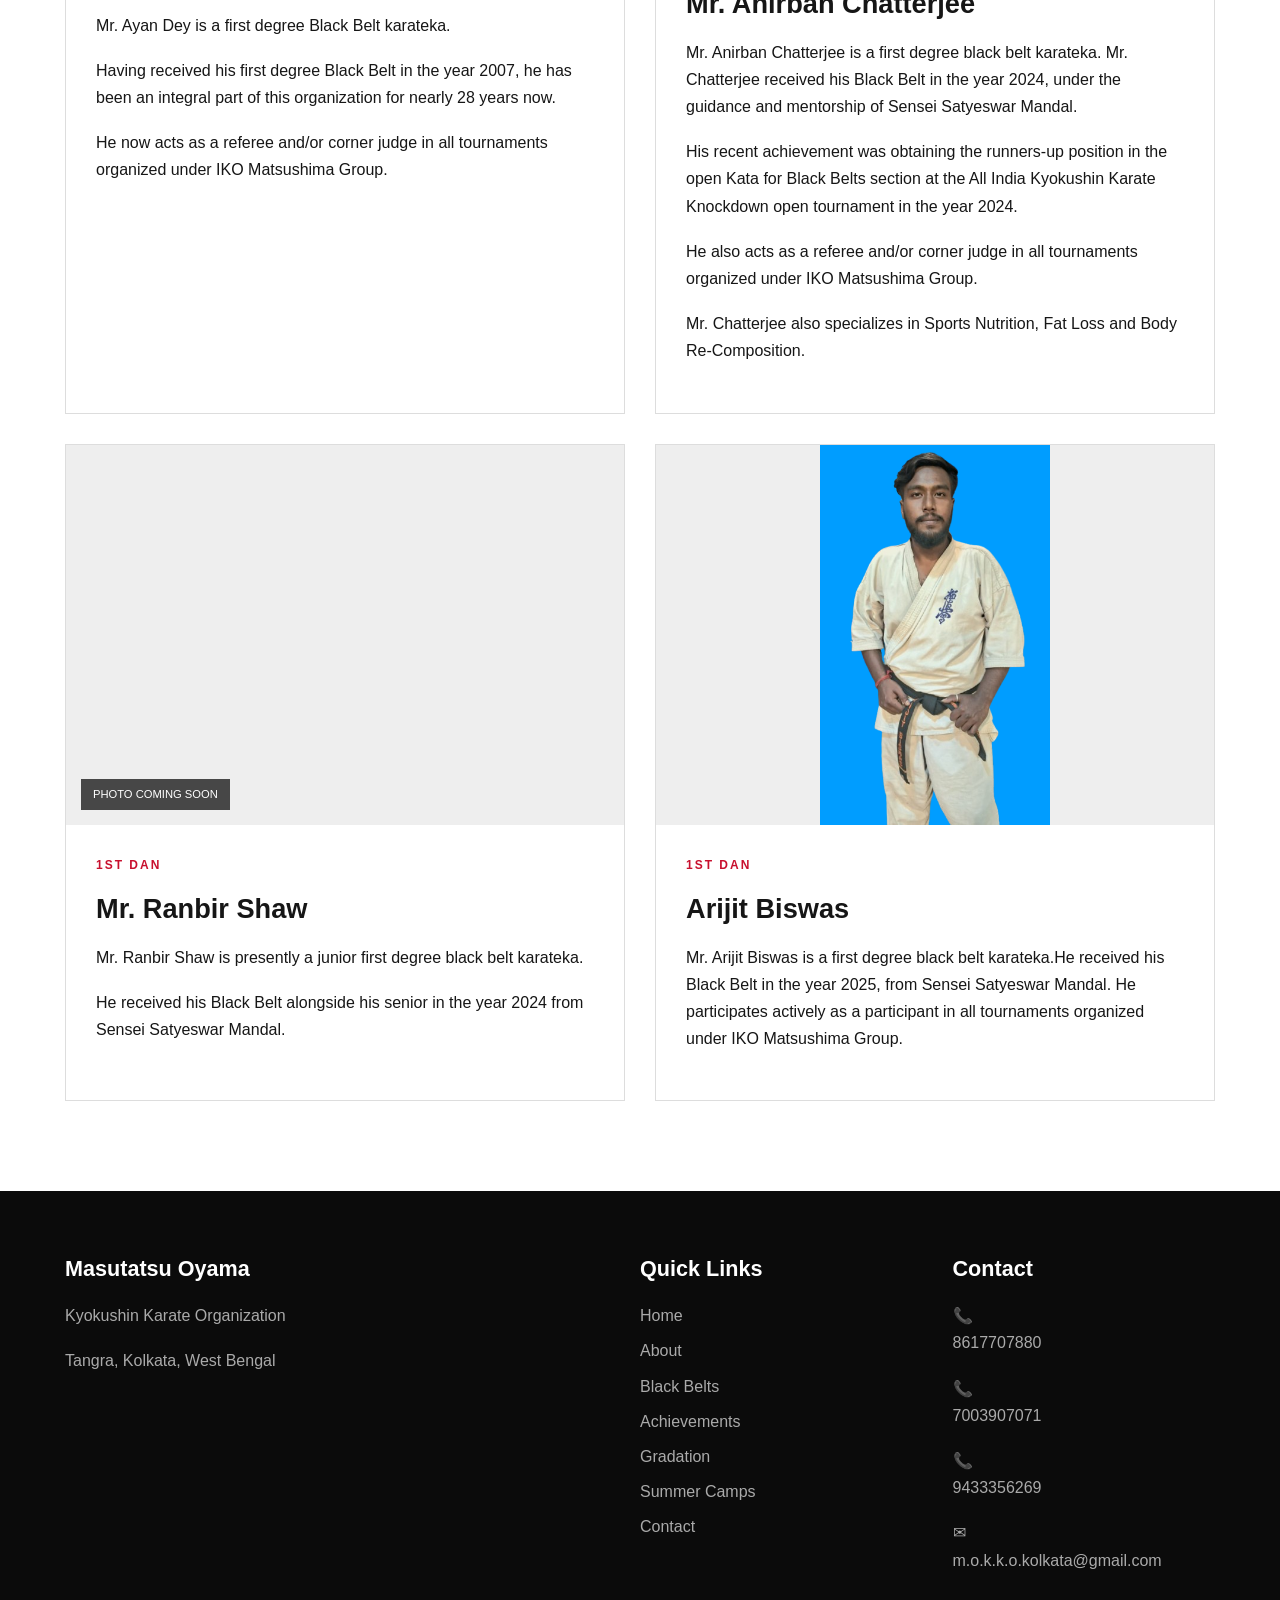
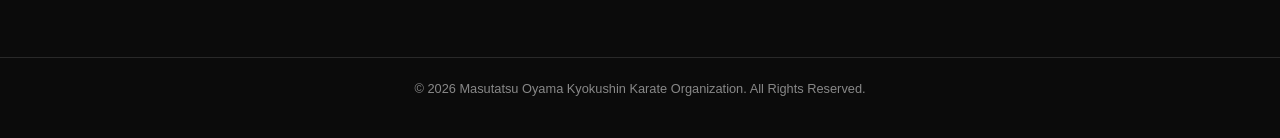
<file: black-belts.html>
<!DOCTYPE html>
<html lang="en">

<head>

    <meta charset="UTF-8">
    <meta name="viewport" content="width=device-width, initial-scale=1.0">

    <title>Black Belts | Masutatsu Oyama Kyokushin Karate Organization</title>

    <link rel="stylesheet" href="css/style.css">

</head>

<body>


<header class="site-header">

    <div class="container header-container">

        <a href="index.html" class="logo-area">

            <img src="images/logo.png"
                 alt="Organization Logo"
                 class="site-logo">

            <div class="logo-text">
                <span class="logo-main">MASUTATSU OYAMA</span>
                <span class="logo-sub">KYOKUSHIN KARATE ORGANIZATION</span>
            </div>

        </a>


        <button class="menu-toggle" id="menuToggle">
            ☰
        </button>


        <nav class="main-nav" id="mainNav">

            <a href="index.html">Home</a>
            <a href="about.html">About</a>
            <a href="black-belts.html" class="active">Black Belts</a>
            <a href="achievements.html">Achievements</a>
            <a href="gradation.html">Gradation</a>
            <a href="camps.html">Summer Camps</a>
            <a href="contact.html">Contact</a>

        </nav>

    </div>

</header>


<main>


<section class="page-banner">

    <div class="container">

        <p class="section-kicker">
            OUR INSTRUCTORS
        </p>

        <h1>
            Black Belts
        </h1>

        <p>
            1st Dan &amp; 2nd Dan practitioners
        </p>

    </div>

</section>


<!-- ========================================================= -->
<!-- 2ND DAN BLACK BELTS -->
<!-- ========================================================= -->

<section class="section section-dark">

    <div class="container">

        <div class="section-heading light">

            <p class="section-kicker">
                2ND DAN
            </p>

            <h2>
                Second Dan Black Belts
            </h2>

            <div class="heading-line"></div>

        </div>


        <div class="black-belt-grid">


            <!-- ================================================= -->
            <!-- MR. SUDARSHAN MANDAL -->
            <!-- ================================================= -->

            <article class="person-card dark-card">

                <div class="person-image">

                    <img src="images/black-belts/sudarshan.jpeg"
                         alt="Mr. Sudarshan Mandal">

                </div>


                <div class="person-content">
					
					<!--
					<blockquote>
						“.”
						<cite>— Mr. Sudarshan Mandal</cite>
					</blockquote>
					-->
					
                    <p class="rank">
                        2ND DAN
                    </p>

                    <h3>
                        Mr. Sudarshan Mandal
                    </h3>

                    <p>
                        Mr. Sudarshan Mandal is a second degree
                        black belt karateka.
						
					</p>
					
					<p>
						He is associated with Kyokushin Karate since 2001 and 
						received his second degree Black Belt on Sept-1,2019
						under the guidance of Sensei Satyeswar Mandal.
                    </p>

                    <p>
                        He is presently a referee and also an active 
						participant in all tournaments organized under IKO Matsushima
                        Group.
                    </p>

                    <p>
                        His recent achievement includes obtaining the runners up position
						in the Lower Heavy Weight Category of the All India Kyokushin Karate
						Knockdown Open Tournament, held at Bangalore, 2024.
                    </p>

                </div>

            </article>


            <!-- ================================================= -->
            <!-- MS. SUDIPTA MANDAL -->
            <!-- ================================================= -->

            <article class="person-card dark-card">

                <div class="person-image">

                    <img src="images/black-belts/sudipta.jpeg"
                         alt="Ms. Sudipta Mandal">

                </div>


                <div class="person-content">
					
					<!--
					<blockquote>
						“.”
						<cite>— Ms. Sudipta Mandal</cite>
					</blockquote>
					-->
					
                    <p class="rank">
                        2ND DAN
                    </p>

                    <h3>
                        Ms. Sudipta Mandal
                    </h3>

                    <p>
                        Ms. Sudipta Mandal holds a second degree Black
                        belt in Kyokushin Karate.
					</p>
					<p>	
						She received her second degree
                        black on Jan-26, 2020, from Sensei Satyeswar Mandal.
					</p>
					<p>
                        She also acts as a referee and/or corner judge in all tournaments
                        organized under the IKO Matsushima banner.
                    </p>

                </div>

            </article>


            <!-- ================================================= -->
            <!-- MR. DIBYENDU MAITY -->
            <!-- ================================================= -->

            <article class="person-card dark-card">

                <div class="person-image">

                    <span>
                        PHOTO COMING SOON
                    </span>

                </div>


                <div class="person-content">
					
					<!--
					<blockquote>
						“.”
						<cite>— Mr. Dibyendu Maity</cite>
					</blockquote>
					-->
					
                    <p class="rank">
                        2ND DAN
                    </p>

                    <h3>
                        Mr. Dibyendu Maity
                    </h3>

                    <p>
                        Mr. Dibyendu Maity is a second degree Black
                        Belt karateka. 
					</p>
					<p> 
						Mr. Maity has been associated with Karate for nearly 
						26 years now, and has received his second degree
                        Black belt on Jan-26, 2020 under the guidance of 
						Sensei Satyeswar Mandal.
					</p>
					<p>
                        He also acts as a referee and/or corner judge in all tournaments
                        organized under IKO Matsushima Group.
                    </p>

                </div>

            </article>


        </div>

    </div>

</section>


<!-- ========================================================= -->
<!-- 1ST DAN BLACK BELTS -->
<!-- ========================================================= -->

<section class="section">

    <div class="container">

        <div class="section-heading">

            <p class="section-kicker">
                1ST DAN
            </p>

            <h2>
                First Dan Black Belts
            </h2>

            <div class="heading-line"></div>

        </div>


        <div class="black-belt-grid">


            <!-- ================================================= -->
            <!-- MR. AYAN DE -->
            <!-- ================================================= -->

            <article class="person-card">

                <div class="person-image">

                    <img src="images/black-belts/ayan.jpeg"
                         alt="Mr. Ayan Dey">

                </div>


                <div class="person-content">
					
					<!--
					<blockquote>
						“.”
						<cite>— Mr. Ayan Dey</cite>
					</blockquote>
					-->
					
                    <p class="rank">
                        1ST DAN
                    </p>

                    <h3>
                        Mr. Ayan Dey
                    </h3>

                    <p>
                        Mr. Ayan Dey is a first degree Black Belt
                        karateka. 
					</p>
					<p>
                        Having received his first degree Black Belt 
						in the year 2007, he has been an integral part 
						of this organization for nearly 28 years now.
					</p>
					<p>
						He now acts as a referee and/or
                        corner judge in all tournaments organized
                        under IKO Matsushima Group.
                    </p>

                </div>

            </article>


            <!-- ================================================= -->
            <!-- MR. ANIRBAN CHATTERJEE -->
            <!-- ================================================= -->

            <article class="person-card">

                <div class="person-image">

                    <img src="images/black-belts/anirban.jpeg"
                         alt="Mr. Anirban Chatterjee">

                </div>


                <div class="person-content">
					
					<blockquote>
						“Strength with Science.”
						<cite>— Mr. Anirban Chatterjee</cite>
					</blockquote>
					
                    <p class="rank">
                        1ST DAN
                    </p>

                    <h3>
                        Mr. Anirban Chatterjee
                    </h3>

                    <p>
                        Mr. Anirban Chatterjee is a first degree
                        black belt karateka. Mr. Chatterjee received
                        his Black Belt in the year 2024, under the
                        guidance and mentorship of Sensei Satyeswar Mandal.
                    </p>

					<p>
						His recent achievement was obtaining the runners-up 
						position in the open Kata for Black Belts section at
						the All India Kyokushin Karate Knockdown open tournament 
						in the year 2024.
					</p>
						
					<p>
						He also acts as a referee and/or corner judge in all
                        tournaments organized under IKO Matsushima
                        Group.
                    </p>
					
					<p>
						Mr. Chatterjee also specializes in Sports Nutrition, Fat Loss
						and Body Re-Composition.
					</p>
					
					

                </div>

            </article>


            <!-- ================================================= -->
            <!-- MR. RANBIR SHAW -->
            <!-- ================================================= -->

            <article class="person-card">

                <div class="person-image">

                    <span>
                        PHOTO COMING SOON
                    </span>

                </div>


                <div class="person-content">
					
					<!--
					<blockquote>
						“.”
						<cite>— Mr. Ranbir Shaw</cite>
					</blockquote>
					-->
                    <p class="rank">
                        1ST DAN
                    </p>

                    <h3>
                        Mr. Ranbir Shaw
                    </h3>

                    <p>
                        Mr. Ranbir Shaw is presently a junior
						first degree black belt karateka.
                    </p>
					
					<p>
                        He received his Black Belt alongside his senior
						in the year 2024 from Sensei Satyeswar Mandal.
                    </p>

                </div>

            </article>


            <!-- ================================================= -->
            <!-- ARIJIT BISWAS -->
            <!-- ================================================= -->

            <article class="person-card">

                <div class="person-image">

                    <img src="images/black-belts/arijit.jpeg"
                         alt="Mr. Arijit Biswas">

                </div>


                <div class="person-content">

					<!--
					<blockquote>
						“.”
						<cite>— Mr. Arijit Biswas</cite>
					</blockquote>
					-->
					
                    <p class="rank">
                        1ST DAN
                    </p>

                    <h3>
                        Arijit Biswas
                    </h3>

                    <p>
                        Mr. Arijit Biswas is a first degree black
                        belt karateka.He received his Black Belt in
                        the year 2025, from Sensei Satyeswar Mandal.
                        He participates actively as a participant in all tournaments organized
                        under IKO Matsushima Group.
                    </p>

                </div>

            </article>


        </div>

    </div>

</section>


</main>


<footer class="site-footer">

    <div class="container footer-grid">

        <!-- Organization -->

        <div>

            <h3>
                Masutatsu Oyama
            </h3>

            <p>
                Kyokushin Karate Organization
            </p>

            <p>
                Tangra, Kolkata, West Bengal
            </p>

        </div>


        <!-- Quick Links -->

        <div>

            <h3>
                Quick Links
            </h3>

            <a href="index.html">Home</a>
            <a href="about.html">About</a>
            <a href="black-belts.html">Black Belts</a>
            <a href="achievements.html">Achievements</a>
            <a href="gradation.html">Gradation</a>
            <a href="camps.html">Summer Camps</a>
            <a href="contact.html">Contact</a>

        </div>


        <!-- Contact -->

        <div>

            <h3>
                Contact
            </h3>

            <p>
                📞 <a href="tel:8617707880">8617707880</a>
            </p>

            <p>
                📞 <a href="tel:7003907071">7003907071</a>
            </p>

            <p>
                📞 <a href="tel:9433356269">9433356269</a>
            </p>

            <p>
                ✉ <a href="mailto:m.o.k.k.o.kolkata@gmail.com">
                    m.o.k.k.o.kolkata@gmail.com
                </a>
            </p>

        </div>

    </div>


    <div class="footer-bottom">

        <p>
            © <span id="currentYear"></span>
            Masutatsu Oyama Kyokushin Karate Organization.
            All Rights Reserved.
        </p>

    </div>

</footer>


<script src="js/script.js"></script>

</body>

</html>
</file>
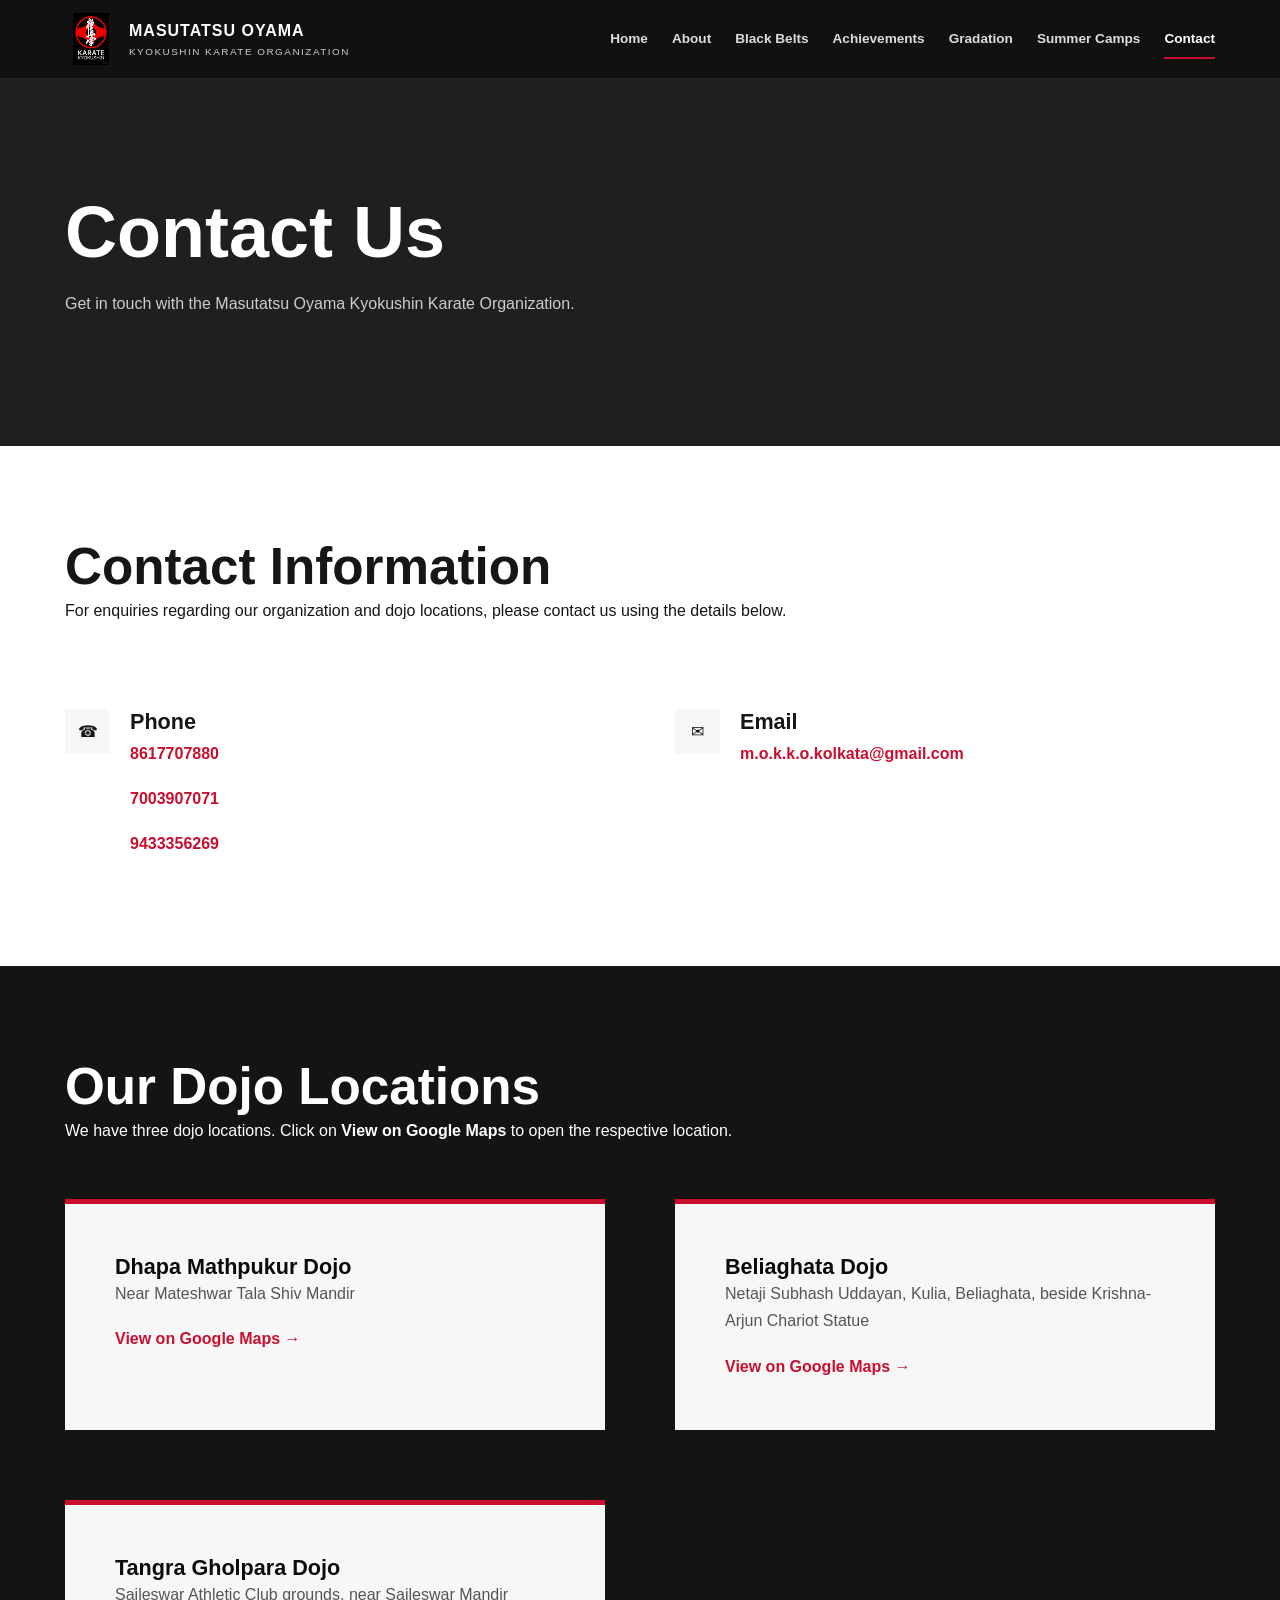
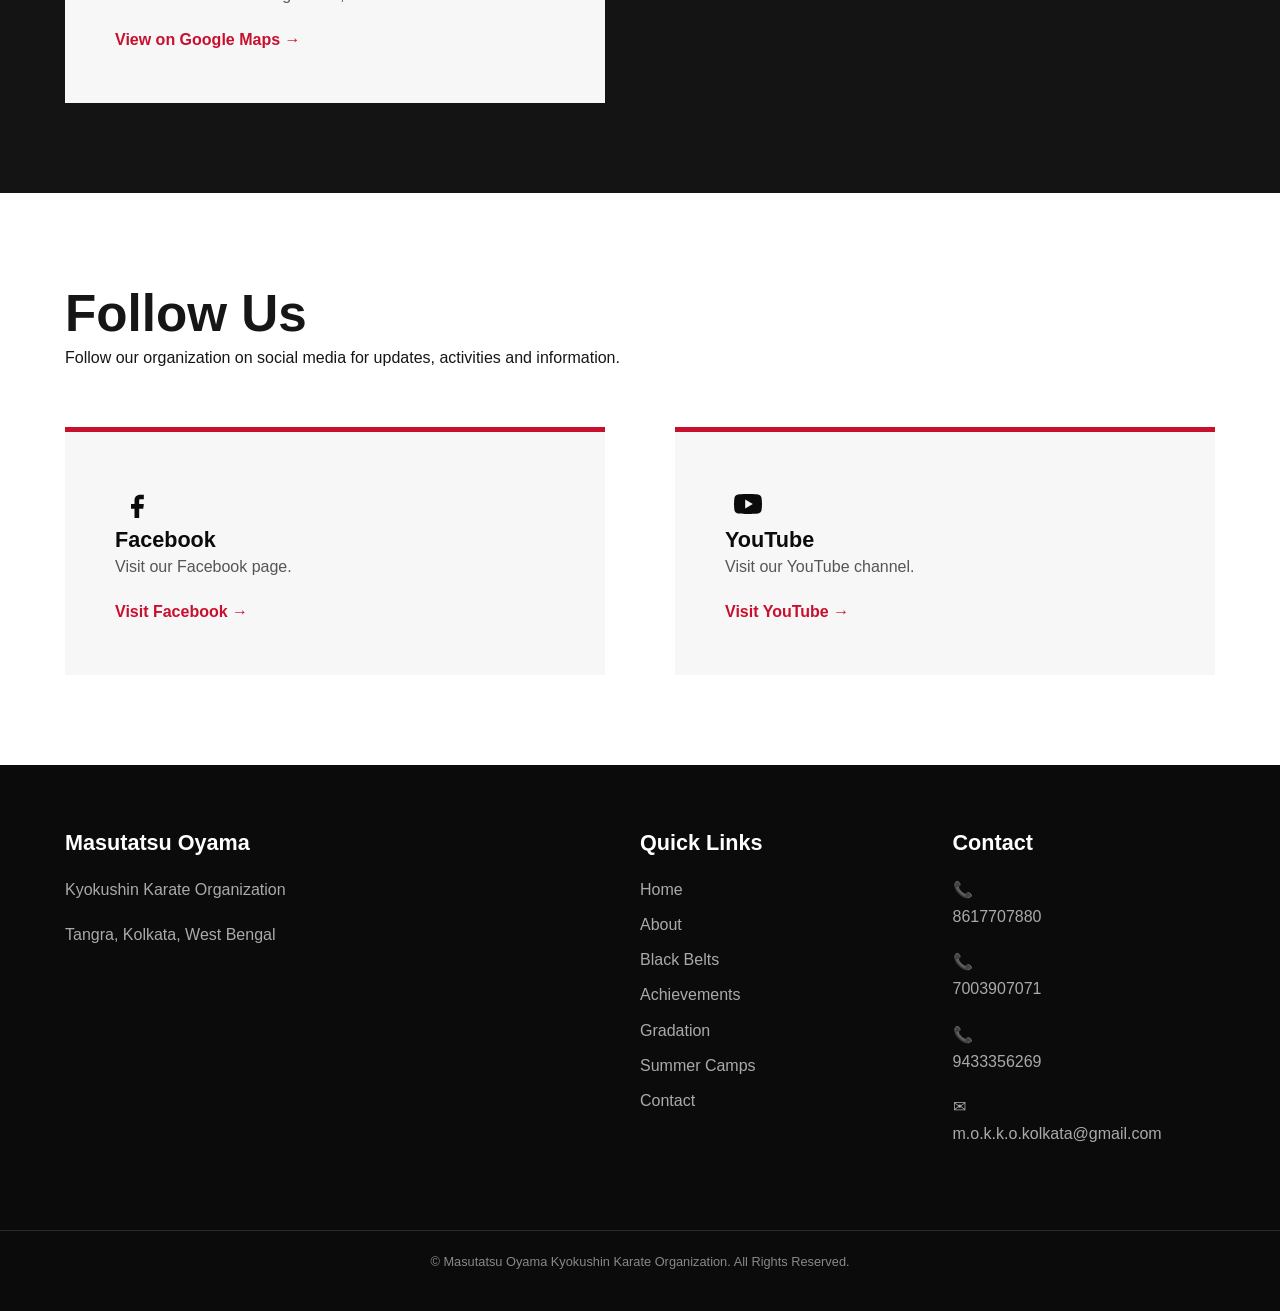
<file: contact.html>
<!DOCTYPE html>
<html lang="en">
<head>
    <meta charset="UTF-8">
    <meta name="viewport" content="width=device-width, initial-scale=1.0">

    <title>Contact Us | Masutatsu Oyama Kyokushin Karate Organization</title>

    <link rel="stylesheet" href="css/style.css">
</head>

<body>

    <!-- =========================
         HEADER
         ========================= -->

    <!-- ================= HEADER ================= -->

<header class="site-header">

    <div class="container header-container">

        <a href="index.html" class="logo-area">

            <img src="images/logo.png"
                 alt="Masutatsu Oyama Kyokushin Karate Organization Logo"
                 class="site-logo">

            <div class="logo-text">
                <span class="logo-main">MASUTATSU OYAMA</span>
                <span class="logo-sub">KYOKUSHIN KARATE ORGANIZATION</span>
            </div>

        </a>

        <button class="menu-toggle" id="menuToggle">
            ☰
        </button>

        <nav class="main-nav" id="mainNav">

            <a href="index.html">Home</a>
            <a href="about.html">About</a>
            <a href="black-belts.html">Black Belts</a>
            <a href="achievements.html">Achievements</a>
            <a href="gradation.html">Gradation</a>
            <a href="camps.html">Summer Camps</a>
            <a href="contact.html" class="active">Contact</a>

        </nav>

    </div>

</header>


    <!-- =========================
         PAGE BANNER
         ========================= -->

    <section class="page-banner">

        <div class="container">

            <h1>Contact Us</h1>

            <p>
                Get in touch with the Masutatsu Oyama Kyokushin Karate Organization.
            </p>

        </div>

    </section>


    <!-- =========================
         CONTACT INFORMATION
         ========================= -->

    <section class="section">

        <div class="container">

            <div class="section-heading">

                <h2>Contact Information</h2>

                <p>
                    For enquiries regarding our organization and dojo locations,
                    please contact us using the details below.
                </p>

            </div>


            <div class="contact-grid">

                <!-- Phone -->

                <div class="contact-item">

                    <div class="contact-icon">
                        ☎
                    </div>

                    <div>

                        <h3>Phone</h3>

                        <p>
                            <a href="tel:8617707880">
                                8617707880
                            </a>
                        </p>

                        <p>
                            <a href="tel:7003907071">
                                7003907071
                            </a>
                        </p>

                        <p>
                            <a href="tel:9433356269">
                                9433356269
                            </a>
                        </p>

                    </div>

                </div>


                <!-- Email -->

                <div class="contact-item">

                    <div class="contact-icon">
                        ✉
                    </div>

                    <div>

                        <h3>Email</h3>

                        <p>

                            <a href="mailto:m.o.k.k.o.kolkata@gmail.com">
                                m.o.k.k.o.kolkata@gmail.com
                            </a>

                        </p>

                    </div>

                </div>

            </div>

        </div>

    </section>


    <!-- =========================
         DOJO LOCATIONS
         ========================= -->

    <section class="section section-dark">

        <div class="container">

            <div class="section-heading">

                <h2>Our Dojo Locations</h2>

                <p>
                    We have three dojo locations. Click on
                    <strong>View on Google Maps</strong>
                    to open the respective location.
                </p>

            </div>


            <div class="contact-grid">


                <!-- =========================
                     DHAPA DOJO
                     ========================= -->

                <div class="contact-card">

                    <h3>Dhapa Mathpukur Dojo</h3>

                    <p>
                        Near Mateshwar Tala Shiv Mandir
                    </p>

                    <a
                        href="https://maps.app.goo.gl/yJfZaUraWSnKBWy39"
                        target="_blank"
                        rel="noopener noreferrer"
                        class="contact-link"
                    >
                        View on Google Maps →
                    </a>

                </div>


                <!-- =========================
                     BELIAGHATA DOJO
                     ========================= -->

                <div class="contact-card">

                    <h3>Beliaghata Dojo</h3>

                    <p>
                        Netaji Subhash Uddayan, Kulia, Beliaghata,
                        beside Krishna-Arjun Chariot Statue
                    </p>

                    <a
                        href="https://maps.app.goo.gl/158WkPAUbDQbww4U6"
                        target="_blank"
                        rel="noopener noreferrer"
                        class="contact-link"
                    >
                        View on Google Maps →
                    </a>

                </div>


                <!-- =========================
                     GHOLPARA DOJO
                     ========================= -->

                <div class="contact-card">

                    <h3>Tangra Gholpara Dojo</h3>

                    <p>
                        Saileswar Athletic Club grounds,
                        near Saileswar Mandir
                    </p>

                    <a
                        href="https://maps.app.goo.gl/7YpdaqvSggT9JKJCA"
                        target="_blank"
                        rel="noopener noreferrer"
                        class="contact-link"
                    >
                        View on Google Maps →
                    </a>

                </div>


            </div>

        </div>

    </section>


    <!-- =========================
         SOCIAL MEDIA
         ========================= -->

    <section class="section">

        <div class="container">

            <div class="section-heading">

                <h2>Follow Us</h2>

                <p>
                    Follow our organization on social media for updates,
                    activities and information.
                </p>

            </div>


            <div class="contact-grid">


                <!-- Facebook -->

<div class="contact-card">

    <div class="contact-icon">
        <svg viewBox="0 0 24 24" aria-hidden="true">
            <path d="M14 8h3V4h-3c-3.3 0-5 1.9-5 5v3H6v4h3v8h4v-8h3.5l.5-4H13V9c0-.7.3-1 1-1z"></path>
        </svg>
    </div>

    <h3>Facebook</h3>

    <p>
        Visit our Facebook page.
    </p>

    <a
        href="https://www.facebook.com/share/1HEoG7zYqL/"
        target="_blank"
        rel="noopener noreferrer"
        class="contact-link"
    >
        Visit Facebook →
    </a>

</div>


                <!-- YouTube -->

<div class="contact-card">

    <div class="contact-icon">
        <svg viewBox="0 0 24 24" aria-hidden="true">
            <path d="M23.5 6.2a3 3 0 0 0-2.1-2.1C19.6 3.5 12 3.5 12 3.5s-7.6 0-9.4.6A3 3 0 0 0 .5 6.2 31 31 0 0 0 0 12a31 31 0 0 0 .5 5.8 3 3 0 0 0 2.1 2.1c1.8.6 9.4.6 9.4.6s7.6 0 9.4-.6a3 3 0 0 0 2.1-2.1A31 31 0 0 0 24 12a31 31 0 0 0-.5-5.8zM9.6 15.8V8.2l6.5 3.8-6.5 3.8z"></path>
        </svg>
    </div>

    <h3>YouTube</h3>

    <p>
        Visit our YouTube channel.
    </p>

    <a
        href="https://www.youtube.com/@Sudarshankarate"
        target="_blank"
        rel="noopener noreferrer"
        class="contact-link"
    >
        Visit YouTube →
    </a>

</div>


            </div>

        </div>

    </section>


<footer class="site-footer">

    <div class="container footer-grid">

        <!-- Organization -->

        <div>

            <h3>
                Masutatsu Oyama
            </h3>

            <p>
                Kyokushin Karate Organization
            </p>

            <p>
                Tangra, Kolkata, West Bengal
            </p>

        </div>


        <!-- Quick Links -->

        <div>

            <h3>
                Quick Links
            </h3>

            <a href="index.html">Home</a>
            <a href="about.html">About</a>
            <a href="black-belts.html">Black Belts</a>
            <a href="achievements.html">Achievements</a>
            <a href="gradation.html">Gradation</a>
            <a href="camps.html">Summer Camps</a>
            <a href="contact.html">Contact</a>

        </div>


        <!-- Contact -->

        <div>

            <h3>
                Contact
            </h3>

            <p>
                📞 <a href="tel:8617707880">8617707880</a>
            </p>

            <p>
                📞 <a href="tel:7003907071">7003907071</a>
            </p>

            <p>
                📞 <a href="tel:9433356269">9433356269</a>
            </p>

            <p>
                ✉ <a href="mailto:m.o.k.k.o.kolkata@gmail.com">
                    m.o.k.k.o.kolkata@gmail.com
                </a>
            </p>

        </div>

    </div>


    <div class="footer-bottom">

        <p>
            © <span id="currentYear"></span>
            Masutatsu Oyama Kyokushin Karate Organization.
            All Rights Reserved.
        </p>

    </div>

</footer>
</file>
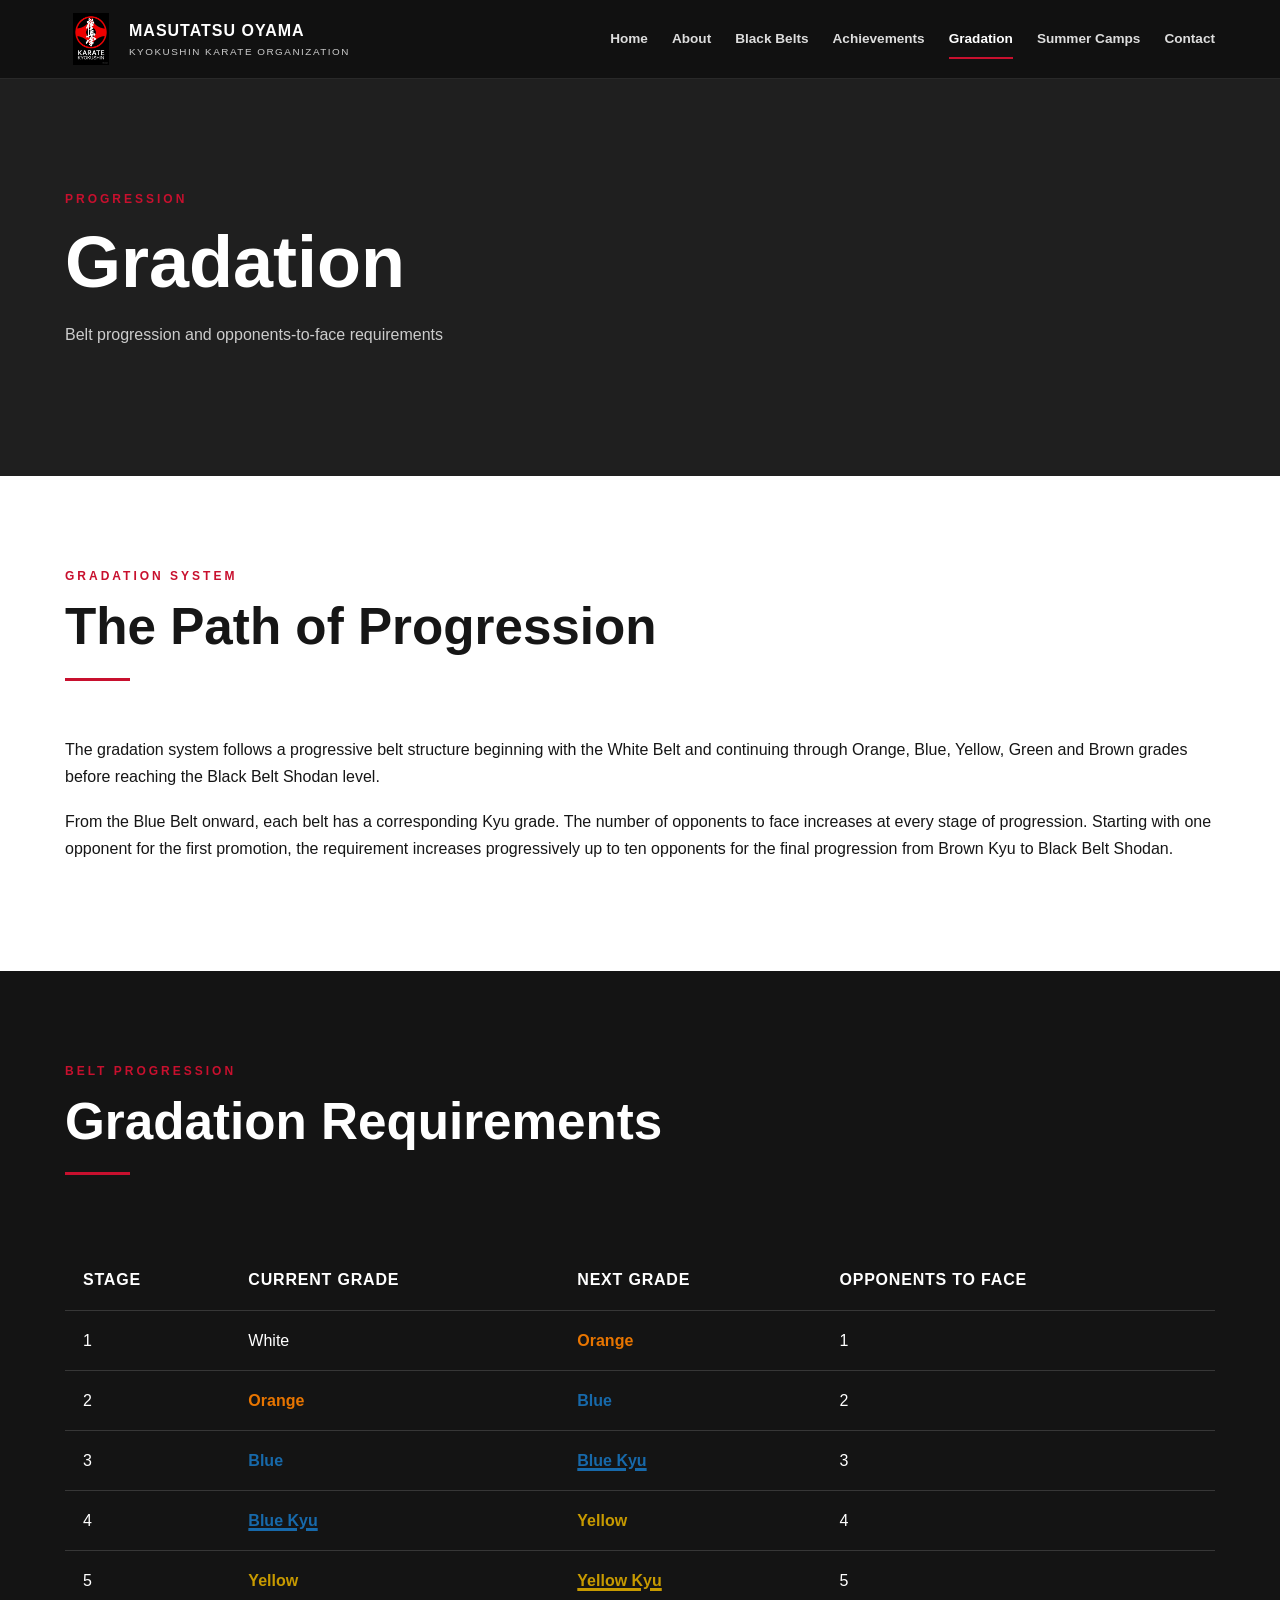
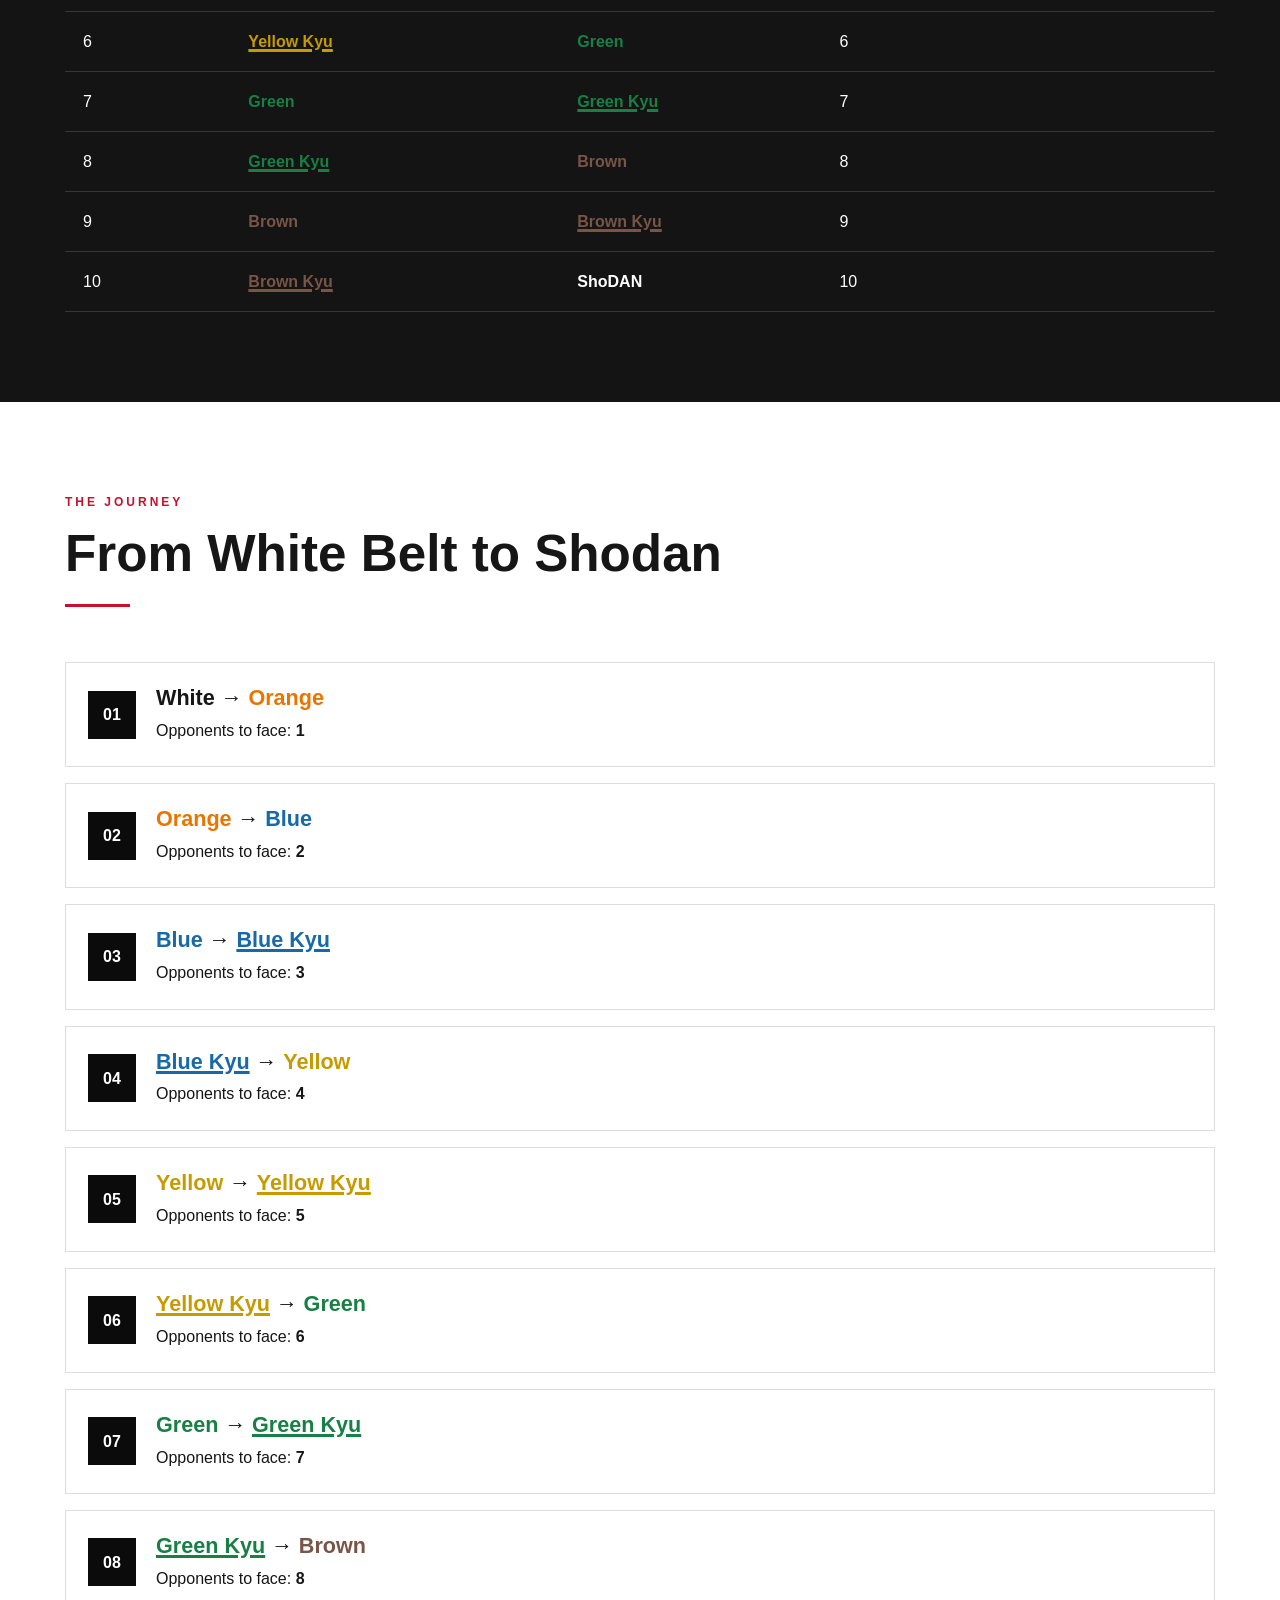
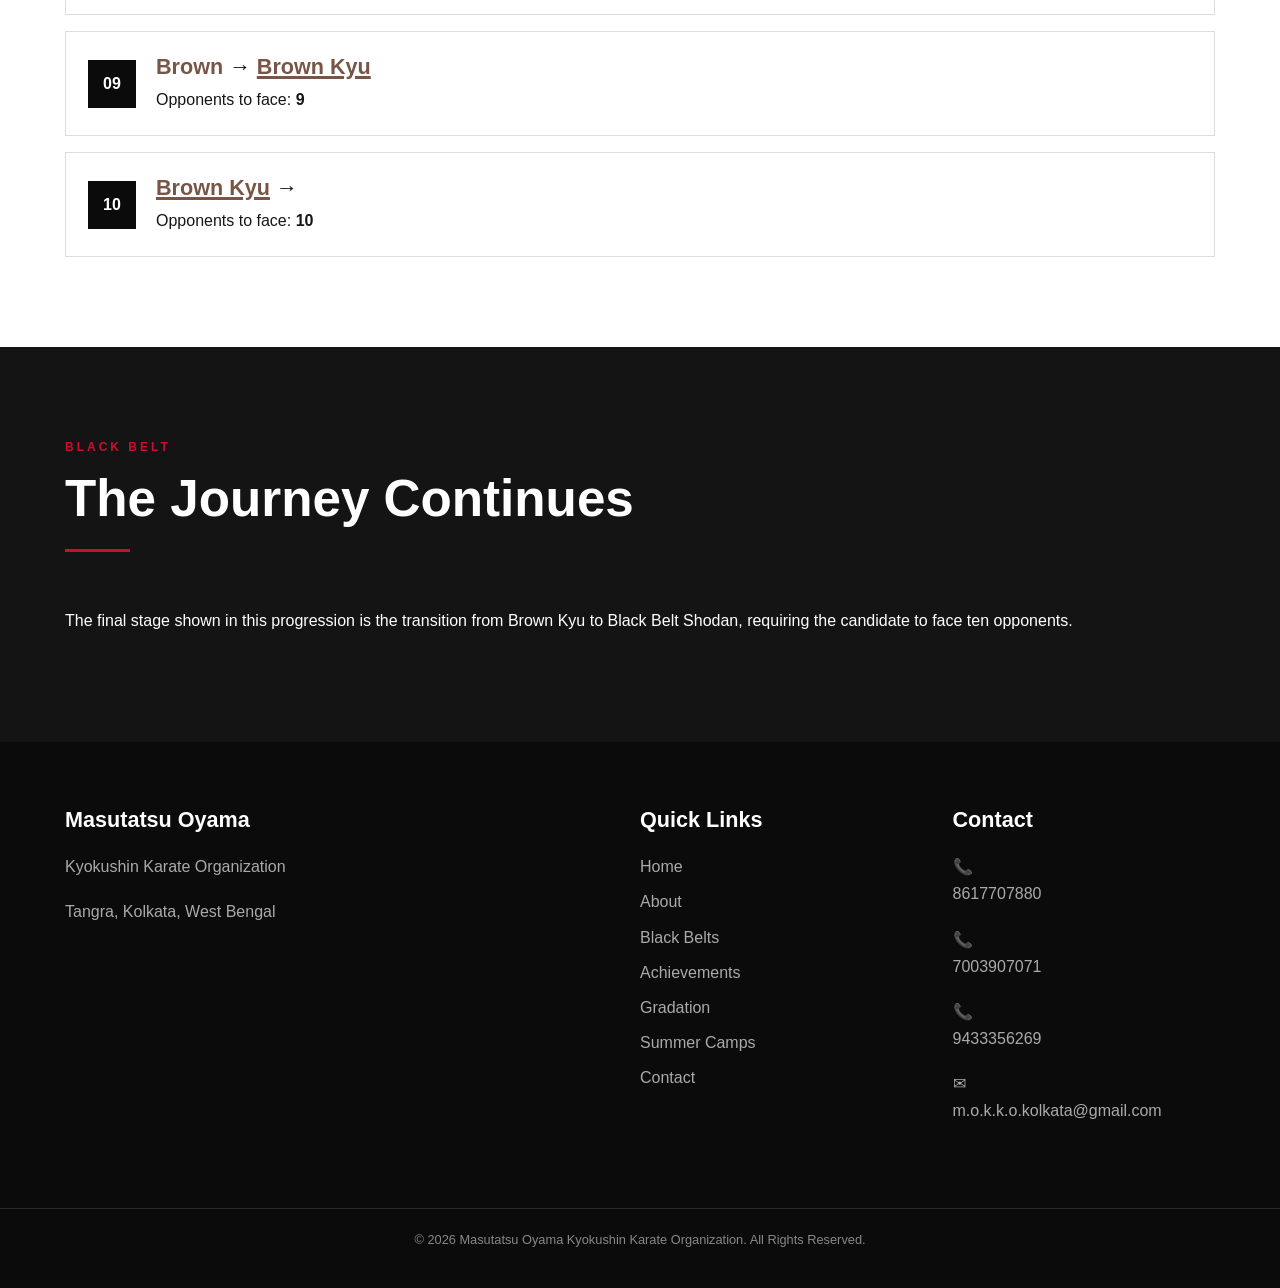
<file: gradation.html>
<!DOCTYPE html>
<html lang="en">

<head>

    <meta charset="UTF-8">
    <meta name="viewport" content="width=device-width, initial-scale=1.0">

    <title>Gradation | Masutatsu Oyama Kyokushin Karate Organization</title>

    <link rel="stylesheet" href="css/style.css">

</head>

<body>


<header class="site-header">

    <div class="container header-container">

        <a href="index.html" class="logo-area">

            <img src="images/logo.png"
                 alt="Organization Logo"
                 class="site-logo">

            <div class="logo-text">

                <span class="logo-main">
                    MASUTATSU OYAMA
                </span>

                <span class="logo-sub">
                    KYOKUSHIN KARATE ORGANIZATION
                </span>

            </div>

        </a>


        <button class="menu-toggle" id="menuToggle">
            ☰
        </button>


        <nav class="main-nav" id="mainNav">

            <a href="index.html">
                Home
            </a>

            <a href="about.html">
                About
            </a>

            <a href="black-belts.html">
                Black Belts
            </a>

            <a href="achievements.html">
                Achievements
            </a>

            <a href="gradation.html" class="active">
                Gradation
            </a>

            <a href="camps.html">
                Summer Camps
            </a>

            <a href="contact.html">
                Contact
            </a>

        </nav>

    </div>

</header>


<main>


<!-- PAGE BANNER -->

<section class="page-banner">

    <div class="container">

        <p class="section-kicker">
            PROGRESSION
        </p>

        <h1>
            Gradation
        </h1>

        <p>
            Belt progression and opponents-to-face requirements
        </p>

    </div>

</section>


<!-- INTRODUCTION -->

<section class="section">

    <div class="container">

        <div class="section-heading">

            <p class="section-kicker">
                GRADATION SYSTEM
            </p>

            <h2>
                The Path of Progression
            </h2>

            <div class="heading-line"></div>

        </div>


        <div class="text-block">

            <p>
                The gradation system follows a progressive belt
                structure beginning with the White Belt and
                continuing through Orange, Blue, Yellow, Green
                and Brown grades before reaching the Black Belt
                Shodan level.
            </p>

            <p>
                From the Blue Belt onward, each belt has a
                corresponding Kyu grade. The number of opponents
                to face increases at every stage of progression.
                Starting with one opponent for the first
                promotion, the requirement increases progressively
                up to ten opponents for the final progression
                from Brown Kyu to Black Belt Shodan.
            </p>

        </div>

    </div>

</section>


<!-- GRADATION TABLE -->

<section class="section section-dark">

    <div class="container">

        <div class="section-heading">

            <p class="section-kicker">
                BELT PROGRESSION
            </p>

            <h2>
                Gradation Requirements
            </h2>

            <div class="heading-line"></div>

        </div>


        <div class="gradation-table-wrapper">

            <table class="gradation-table">

                <thead>

                    <tr>

                        <th>
                            Stage
                        </th>

                        <th>
                            Current Grade
                        </th>

                        <th>
                            Next Grade
                        </th>

                        <th>
                            Opponents to Face
                        </th>

                    </tr>

                </thead>


                <tbody>

                    <!-- STAGE 1 -->

                    <tr>

                        <td>
                            1
                        </td>

                        <td class="belt-white">
                            White
                        </td>

                        <td class="belt-orange">
                            Orange
                        </td>

                        <td>
                            1
                        </td>

                    </tr>


                    <!-- STAGE 2 -->

                    <tr>

                        <td>
                            2
                        </td>

                        <td class="belt-orange">
                            Orange
                        </td>

                        <td class="belt-blue">
                            Blue
                        </td>

                        <td>
                            2
                        </td>

                    </tr>


                    <!-- STAGE 3 -->

                    <tr>

                        <td>
                            3
                        </td>

                        <td class="belt-blue">
                            Blue
                        </td>

                        <td class="belt-blue-kyu">
                            Blue Kyu
                        </td>

                        <td>
                            3
                        </td>

                    </tr>


                    <!-- STAGE 4 -->

                    <tr>

                        <td>
                            4
                        </td>

                        <td class="belt-blue-kyu">
                            Blue Kyu
                        </td>

                        <td class="belt-yellow">
                            Yellow
                        </td>

                        <td>
                            4
                        </td>

                    </tr>


                    <!-- STAGE 5 -->

                    <tr>

                        <td>
                            5
                        </td>

                        <td class="belt-yellow">
                            Yellow
                        </td>

                        <td class="belt-yellow-kyu">
                            Yellow Kyu
                        </td>

                        <td>
                            5
                        </td>

                    </tr>


                    <!-- STAGE 6 -->

                    <tr>

                        <td>
                            6
                        </td>

                        <td class="belt-yellow-kyu">
                            Yellow Kyu
                        </td>

                        <td class="belt-green">
                            Green
                        </td>

                        <td>
                            6
                        </td>

                    </tr>


                    <!-- STAGE 7 -->

                    <tr>

                        <td>
                            7
                        </td>

                        <td class="belt-green">
                            Green
                        </td>

                        <td class="belt-green-kyu">
                            Green Kyu
                        </td>

                        <td>
                            7
                        </td>

                    </tr>


                    <!-- STAGE 8 -->

                    <tr>

                        <td>
                            8
                        </td>

                        <td class="belt-green-kyu">
                            Green Kyu
                        </td>

                        <td class="belt-brown">
                            Brown
                        </td>

                        <td>
                            8
                        </td>

                    </tr>


                    <!-- STAGE 9 -->

                    <tr>

                        <td>
                            9
                        </td>

                        <td class="belt-brown">
                            Brown
                        </td>

                        <td class="belt-brown-kyu">
                            Brown Kyu
                        </td>

                        <td>
                            9
                        </td>

                    </tr>


                    <!-- STAGE 10 -->

                    <tr>

                        <td>
                            10
                        </td>

                        <td class="belt-brown-kyu">
                            Brown Kyu
                        </td>

                        <td class="belt-black">
                            ShoDAN
                        </td>

                        <td>
                            10
                        </td>

                    </tr>

                </tbody>

            </table>

        </div>

    </div>

</section>


<!-- PROGRESSION -->

<section class="section">

    <div class="container">

        <div class="section-heading">

            <p class="section-kicker">
                THE JOURNEY
            </p>

            <h2>
                From White Belt to Shodan
            </h2>

            <div class="heading-line"></div>

        </div>


        <div class="gradation-steps">


            <!-- STEP 1 -->

            <div class="gradation-step">

                <span class="step-number">
                    01
                </span>

                <div>

                    <h3>
                        <span class="belt-white">White</span>
                        →
                        <span class="belt-orange">Orange</span>
                    </h3>

                    <p>
                        Opponents to face: <strong>1</strong>
                    </p>

                </div>

            </div>


            <!-- STEP 2 -->

            <div class="gradation-step">

                <span class="step-number">
                    02
                </span>

                <div>

                    <h3>
                        <span class="belt-orange">Orange</span>
                        →
                        <span class="belt-blue">Blue</span>
                    </h3>

                    <p>
                        Opponents to face: <strong>2</strong>
                    </p>

                </div>

            </div>


            <!-- STEP 3 -->

            <div class="gradation-step">

                <span class="step-number">
                    03
                </span>

                <div>

                    <h3>
                        <span class="belt-blue">Blue</span>
                        →
                        <span class="belt-blue-kyu">Blue Kyu</span>
                    </h3>

                    <p>
                        Opponents to face: <strong>3</strong>
                    </p>

                </div>

            </div>


            <!-- STEP 4 -->

            <div class="gradation-step">

                <span class="step-number">
                    04
                </span>

                <div>

                    <h3>
                        <span class="belt-blue-kyu">Blue Kyu</span>
                        →
                        <span class="belt-yellow">Yellow</span>
                    </h3>

                    <p>
                        Opponents to face: <strong>4</strong>
                    </p>

                </div>

            </div>


            <!-- STEP 5 -->

            <div class="gradation-step">

                <span class="step-number">
                    05
                </span>

                <div>

                    <h3>
                        <span class="belt-yellow">Yellow</span>
                        →
                        <span class="belt-yellow-kyu">Yellow Kyu</span>
                    </h3>

                    <p>
                        Opponents to face: <strong>5</strong>
                    </p>

                </div>

            </div>


            <!-- STEP 6 -->

            <div class="gradation-step">

                <span class="step-number">
                    06
                </span>

                <div>

                    <h3>
                        <span class="belt-yellow-kyu">Yellow Kyu</span>
                        →
                        <span class="belt-green">Green</span>
                    </h3>

                    <p>
                        Opponents to face: <strong>6</strong>
                    </p>

                </div>

            </div>


            <!-- STEP 7 -->

            <div class="gradation-step">

                <span class="step-number">
                    07
                </span>

                <div>

                    <h3>
                        <span class="belt-green">Green</span>
                        →
                        <span class="belt-green-kyu">Green Kyu</span>
                    </h3>

                    <p>
                        Opponents to face: <strong>7</strong>
                    </p>

                </div>

            </div>


            <!-- STEP 8 -->

            <div class="gradation-step">

                <span class="step-number">
                    08
                </span>

                <div>

                    <h3>
                        <span class="belt-green-kyu">Green Kyu</span>
                        →
                        <span class="belt-brown">Brown</span>
                    </h3>

                    <p>
                        Opponents to face: <strong>8</strong>
                    </p>

                </div>

            </div>


            <!-- STEP 9 -->

            <div class="gradation-step">

                <span class="step-number">
                    09
                </span>

                <div>

                    <h3>
                        <span class="belt-brown">Brown</span>
                        →
                        <span class="belt-brown-kyu">Brown Kyu</span>
                    </h3>

                    <p>
                        Opponents to face: <strong>9</strong>
                    </p>

                </div>

            </div>


            <!-- STEP 10 -->

            <div class="gradation-step">

                <span class="step-number">
                    10
                </span>

                <div>

                    <h3>
                        <span class="belt-brown-kyu">Brown Kyu</span>
                        →
                        <span class="belt-black">Black Belt – Shodan</span>
                    </h3>

                    <p>
                        Opponents to face: <strong>10</strong>
                    </p>

                </div>

            </div>


        </div>

    </div>

</section>


<!-- FINAL NOTE -->

<section class="section section-dark">

    <div class="container narrow-container">

        <div class="section-heading">

            <p class="section-kicker">
                BLACK BELT
            </p>

            <h2>
                The Journey Continues
            </h2>

            <div class="heading-line"></div>

        </div>


        <p class="center-text">

            The final stage shown in this progression is the
            transition from Brown Kyu to Black Belt Shodan,
            requiring the candidate to face ten opponents.

        </p>

    </div>

</section>


</main>


<footer class="site-footer">

    <div class="container footer-grid">

        <!-- Organization -->

        <div>

            <h3>
                Masutatsu Oyama
            </h3>

            <p>
                Kyokushin Karate Organization
            </p>

            <p>
                Tangra, Kolkata, West Bengal
            </p>

        </div>


        <!-- Quick Links -->

        <div>

            <h3>
                Quick Links
            </h3>

            <a href="index.html">Home</a>
            <a href="about.html">About</a>
            <a href="black-belts.html">Black Belts</a>
            <a href="achievements.html">Achievements</a>
            <a href="gradation.html">Gradation</a>
            <a href="camps.html">Summer Camps</a>
            <a href="contact.html">Contact</a>

        </div>


        <!-- Contact -->

        <div>

            <h3>
                Contact
            </h3>

            <p>
                📞 <a href="tel:8617707880">8617707880</a>
            </p>

            <p>
                📞 <a href="tel:7003907071">7003907071</a>
            </p>

            <p>
                📞 <a href="tel:9433356269">9433356269</a>
            </p>

            <p>
                ✉ <a href="mailto:m.o.k.k.o.kolkata@gmail.com">
                    m.o.k.k.o.kolkata@gmail.com
                </a>
            </p>

        </div>

    </div>


    <div class="footer-bottom">

        <p>
            © <span id="currentYear"></span>
            Masutatsu Oyama Kyokushin Karate Organization.
            All Rights Reserved.
        </p>

    </div>

</footer>


<script src="js/script.js"></script>

</body>

</html>
</file>
<file: css/style.css>
/* =========================================================
   MASUTATSU OYAMA KYOKUSHIN KARATE ORGANIZATION
   MAIN STYLESHEET
   ========================================================= */


/* =========================================================
   RESET
   ========================================================= */

* {
    margin: 0;
    padding: 0;
    box-sizing: border-box;
}


html {
    scroll-behavior: smooth;
}


body {
    font-family: Arial, Helvetica, sans-serif;
    background: #ffffff;
    color: #161616;
    line-height: 1.7;
}


img {
    max-width: 100%;
    display: block;
}


a {
    color: inherit;
    text-decoration: none;
}


button {
    font-family: inherit;
}


/* =========================================================
   VARIABLES
   ========================================================= */

:root {

    --black: #0b0b0b;

    --dark: #141414;

    --dark-gray: #202020;

    --gray: #777777;

    --light-gray: #eeeeee;

    --off-white: #f7f7f7;

    --white: #ffffff;

    --red: #c8102e;

    --red-dark: #9f0d25;

    --border: #dddddd;

}


/* =========================================================
   GENERAL
   ========================================================= */

.container {

    width: min(1150px, 92%);

    margin: 0 auto;

}


.section {

    padding: 90px 0;

}


.section-dark {

    background: var(--dark);

    color: var(--white);

}


.light-text {

    color: var(--white);

}


.content-width {

    max-width: 850px;

    margin: 0 auto;

}


p {

    margin-bottom: 18px;

}


h1,
h2,
h3 {

    line-height: 1.2;

}


h2 {

    font-size: clamp(2rem, 4vw, 3.2rem);

}


h3 {

    font-size: 1.35rem;

}


/* =========================================================
   HEADER
   ========================================================= */

.site-header {

    position: sticky;

    top: 0;

    z-index: 1000;

    background: rgba(10, 10, 10, 0.97);

    border-bottom: 1px solid rgba(255,255,255,0.1);

}


.header-container {

    min-height: 78px;

    display: flex;

    align-items: center;

    justify-content: space-between;

    gap: 30px;

}


.logo-area {

    display: flex;

    align-items: center;

    gap: 12px;

    color: white;

}


.site-logo {

    width: 52px;

    height: 52px;

    object-fit: contain;

}


.logo-text {

    display: flex;

    flex-direction: column;

}


.logo-main {

    font-size: 1rem;

    font-weight: 800;

    letter-spacing: 1px;

}


.logo-sub {

    font-size: 0.62rem;

    letter-spacing: 1.5px;

    color: #cccccc;

}


.main-nav {

    display: flex;

    align-items: center;

    gap: 24px;

}


.main-nav a {

    color: #dddddd;

    font-size: 0.85rem;

    font-weight: 600;

    transition: 0.25s;

    position: relative;

}


.main-nav a:hover,
.main-nav a.active {

    color: var(--white);

}


.main-nav a.active::after {

    content: "";

    position: absolute;

    height: 2px;

    width: 100%;

    bottom: -8px;

    left: 0;

    background: var(--red);

}


.menu-toggle {

    display: none;

    background: transparent;

    border: 0;

    color: white;

    font-size: 1.8rem;

    cursor: pointer;

}


/* =========================================================
   HERO
   ========================================================= */

.hero {

    min-height: 720px;

    display: flex;

    align-items: center;

    position: relative;

    background:
        linear-gradient(
            rgba(0,0,0,0.78),
            rgba(0,0,0,0.82)
        ),
        linear-gradient(
            135deg,
            #111111,
            #3a3a3a
        );

    color: white;

}


.hero-overlay {

    position: absolute;

    inset: 0;

    background:
        radial-gradient(
            circle at center,
            rgba(200,16,46,0.12),
            transparent 60%
        );

}


.hero-content {

    position: relative;

    z-index: 2;

    max-width: 900px;

}


.hero-kicker {

    color: #e21a3b;

    font-weight: 900;

    letter-spacing: 5px;

    font-size: 1.3rem;

}


.hero h1 {

    font-size: clamp(2.5rem, 7vw, 5.5rem);

    font-weight: 900;

    letter-spacing: -2px;

    max-width: 1000px;

}


.hero h1 span {

    display: block;

    color: #dddddd;

    font-size: 0.42em;

    letter-spacing: 3px;

    margin-top: 15px;

}


.hero-location {

    font-size: 1.1rem;

    margin-top: 30px;

    color: #dddddd;

}


.hero-description {

    font-size: 1.2rem;

    font-weight: 600;

}


.hero-buttons {

    display: flex;

    gap: 15px;

    flex-wrap: wrap;

    margin-top: 35px;

}


/* =========================================================
   BUTTONS
   ========================================================= */

.btn {

    display: inline-flex;

    align-items: center;

    justify-content: center;

    padding: 13px 25px;

    font-weight: 700;

    border: 2px solid transparent;

    transition: 0.25s;

    cursor: pointer;

}


.btn-primary {

    background: var(--red);

    color: white;

}


.btn-primary:hover {

    background: var(--red-dark);

    transform: translateY(-2px);

}


.btn-outline {

    border-color: white;

    color: white;

}


.btn-outline:hover {

    background: white;

    color: black;

}


.btn-dark {

    background: var(--black);

    color: white;

}


.btn-dark:hover {

    background: var(--red);

}


.text-link {

    display: inline-block;

    margin-top: 10px;

    color: var(--red);

    font-weight: 700;

}


/* =========================================================
   SECTION HEADINGS
   ========================================================= */

.section-heading {

    margin-bottom: 55px;

}


.section-kicker {

    color: var(--red);

    text-transform: uppercase;

    font-size: 0.75rem;

    font-weight: 800;

    letter-spacing: 3px;

    margin-bottom: 10px;

}


.section-heading h2 {

    font-weight: 900;

}


.heading-line {

    height: 3px;

    width: 65px;

    background: var(--red);

    margin-top: 20px;

}


.section-heading.light h2 {

    color: white;

}


/* =========================================================
   TWO COLUMN
   ========================================================= */

.two-column {

    display: grid;

    grid-template-columns: 1fr 1fr;

    gap: 60px;

    align-items: center;

}


/* =========================================================
   INFO CARD
   ========================================================= */

.info-card {

    padding: 50px;

    background: var(--off-white);

    border-left: 5px solid var(--red);

}


.info-card-icon {

    font-size: 3rem;

    font-weight: 900;

    margin-bottom: 20px;

}


/* =========================================================
   FEATURE CARDS
   ========================================================= */

.card-grid {

    display: grid;

    grid-template-columns: repeat(4, 1fr);

    gap: 20px;

}


.feature-card {

    display: block;

    padding: 35px 28px;

    border: 1px solid #333;

    color: white;

    transition: 0.3s;

}


.feature-card:hover {

    transform: translateY(-7px);

    border-color: var(--red);

}


.feature-number {

    color: var(--red);

    font-size: 0.8rem;

    font-weight: 800;

    margin-bottom: 35px;

}


.feature-card h3 {

    margin-bottom: 15px;

}


.feature-card p {

    color: #bbbbbb;

    font-size: 0.92rem;

}


.feature-card span {

    color: #ffffff;

    font-size: 0.85rem;

    font-weight: 700;

}


/* =========================================================
   IMAGE PLACEHOLDER
   ========================================================= */

.image-placeholder {

    position: relative;

    background: #eeeeee;

    min-height: 420px;

    overflow: hidden;

}


.image-placeholder img {

    width: 100%;

    height: 100%;

    min-height: 420px;

    object-fit: cover;

}


.placeholder-label {

    position: absolute;

    bottom: 15px;

    left: 15px;

    background: rgba(0,0,0,0.75);

    color: white;

    padding: 8px 14px;

    font-size: 0.7rem;

    letter-spacing: 1px;

}


.rank {

    color: var(--red);

    font-size: 0.75rem;

    font-weight: 800;

    letter-spacing: 2px;

    text-transform: uppercase;

}


/* =========================================================
   CTA
   ========================================================= */

.cta-section {

    padding: 100px 0;

    text-align: center;

    background: var(--off-white);

}


.cta-section h2 {

    margin-bottom: 15px;

}


/* =========================================================
   PAGE BANNER
   ========================================================= */

.page-banner {

    padding: 110px 0;

    background:
        linear-gradient(
            rgba(0,0,0,0.88),
            rgba(0,0,0,0.88)
        );

    color: white;

}


.page-banner h1 {

    font-size: clamp(2.5rem, 6vw, 4.5rem);

    font-weight: 900;

}


.page-banner p:last-child {

    color: #cccccc;

    margin-top: 15px;

}


/* =========================================================
   VALUES
   ========================================================= */

.values-grid {

    display: grid;

    grid-template-columns: repeat(4, 1fr);

    gap: 20px;

}


.value-card {

    padding: 35px 25px;

    border: 1px solid var(--border);

}


.value-card span {

    color: var(--red);

    font-weight: 900;

    font-size: 0.8rem;

}


.value-card h3 {

    margin: 20px 0 10px;

}


/* =========================================================
   BLACK BELTS
   ========================================================= */

.black-belt-grid {

    display: grid;

    grid-template-columns: repeat(2, 1fr);

    gap: 30px;

}


.person-card {

    background: white;

    border: 1px solid var(--border);

}


.dark-card {

    background: #202020;

    border-color: #444;

    color: white;

}


.person-image {

    height: 380px;

    background: #eeeeee;

    position: relative;

    overflow: hidden;

}


.person-image img {

    width: 100%;

    height: 100%;

    object-fit: contain;

}


.person-image span {

    position: absolute;

    bottom: 15px;

    left: 15px;

    background: rgba(0,0,0,0.7);

    color: white;

    padding: 6px 12px;

    font-size: 0.7rem;

}


.person-content {

    padding: 30px;

}


.person-content h3 {

    margin: 8px 0 18px;

    font-size: 1.7rem;

}


/* =========================================================
   GALLERY
   ========================================================= */

.gallery-grid {

    display: grid;

    grid-template-columns: repeat(2, 1fr);

    gap: 30px;

}


.gallery-card {

    border: 1px solid var(--border);

    background: white;

}


.gallery-image {

    height: 350px;

    background: #eeeeee;

    position: relative;

    overflow: hidden;

}


.gallery-image img {

    width: 100%;

    height: 100%;

    object-fit: cover;

}


.gallery-image span {

    position: absolute;

    bottom: 15px;

    left: 15px;

    padding: 6px 12px;

    background: rgba(0,0,0,0.7);

    color: white;

    font-size: 0.7rem;

}


.gallery-content {

    padding: 25px;

}


.gallery-year {

    color: var(--red);

    font-size: 0.75rem;

    font-weight: 800;

}


.gallery-content h3 {

    margin: 5px 0 12px;

}


/* =========================================================
   EVENTS
   ========================================================= */

.event-section {

    margin-bottom: 80px;

}


.event-heading {

    margin-bottom: 30px;

}


.event-heading h3 {

    font-size: 1.8rem;

    margin-bottom: 8px;

}


.photo-grid {

    display: grid;

    grid-template-columns: repeat(2, 1fr);

    gap: 20px;

}


.photo-item {

    height: auto;

    background: #eeeeee;

    overflow: hidden;
	
	border-radius: 4px

}


.photo-item img {

    width: 100%;

    height: auto;

    object-fit: cover;
	
	display: block;

}


/* =========================================================
   CAMPS
   ========================================================= */

.camp-block {

    padding: 55px 0;

    border-top: 1px solid var(--border);

}


.camp-info {

    max-width: 800px;

    margin-bottom: 35px;

}


.camp-info h2 {

    font-size: 2rem;

    margin-bottom: 15px;

}


/* =========================================================
   CONTACT
   ========================================================= */

.contact-grid {

    display: grid;

    grid-template-columns: 1fr 1fr;

    gap: 70px;

}


.contact-item {

    display: flex;

    gap: 20px;

    margin-top: 30px;

}


.contact-icon {

    width: 45px;

    height: 45px;

    display: flex;

    align-items: center;

    justify-content: center;

    background: var(--off-white);

    flex-shrink: 0;

}


.contact-item h3 {

    margin-bottom: 5px;

}


.contact-item a {

    color: var(--red);

    font-weight: 700;

}


.contact-card {

    background: var(--off-white);

    padding: 50px;

    border-top: 5px solid var(--red);

}


.contact-card h3 {

    color: var(--black);

}


.contact-card p {

    color: #555555;

}


.contact-card .contact-link {

    color: var(--red);

    font-weight: 700;

}


.contact-card .contact-link:hover {

    color: var(--red-dark);

}


.contact-card .contact-icon {

    color: var(--black);

}


.contact-card h2 {

    margin-bottom: 20px;

}


.contact-card .btn {

    margin-top: 10px;

    margin-right: 8px;

}
.contact-card .contact-icon svg {
    width: 28px;
    height: 28px;
    display: block;
    fill: currentColor;
}

.contact-card .contact-icon {
    color: var(--black);
    display: flex;
    align-items: center;
    justify-content: center;
}


/* =========================================================
   MAP
   ========================================================= */

.map-section {

    padding: 90px 0;

    background: var(--off-white);

}


.map-placeholder {

    min-height: 450px;

    background: #dddddd;

    display: flex;

    align-items: center;

    justify-content: center;

    text-align: center;

    padding: 40px;

}


.map-icon {

    font-size: 3rem;

    margin-bottom: 15px;

}


.map-placeholder h3 {

    margin-bottom: 15px;

}


/* =========================================================
   FOOTER
   ========================================================= */

.site-footer {

    background: var(--black);

    color: white;

}


.footer-grid {

    padding: 65px 0;

    display: grid;

    grid-template-columns: 2fr 1fr 1fr;

    gap: 50px;

}


.footer-grid h3 {

    margin-bottom: 20px;

}


.footer-grid p {

    color: #aaaaaa;

}


.footer-grid a {

    display: block;

    color: #aaaaaa;

    margin-bottom: 8px;

}


.footer-grid a:hover {

    color: white;

}


.footer-bottom {

    padding: 20px;

    border-top: 1px solid #292929;

    text-align: center;

    color: #888888;

    font-size: 0.8rem;

}


/* =========================================================
   MOBILE
   ========================================================= */

@media (max-width: 950px) {

    .main-nav {

        gap: 14px;

    }

    .card-grid {

        grid-template-columns: repeat(2, 1fr);

    }

    .values-grid {

        grid-template-columns: repeat(2, 1fr);

    }

}


@media (max-width: 768px) {

    .section {

        padding: 65px 0;

    }


    .header-container {

        min-height: 70px;

    }


    .menu-toggle {

        display: block;

    }


    .main-nav {

        display: none;

        position: absolute;

        top: 70px;

        left: 0;

        right: 0;

        background: #0b0b0b;

        flex-direction: column;

        align-items: stretch;

        padding: 20px;

        gap: 0;

        border-top: 1px solid #333;

    }


    .main-nav.show {

        display: flex;

    }


    .main-nav a {

        padding: 14px 5px;

        border-bottom: 1px solid #292929;

    }


    .main-nav a.active::after {

        display: none;

    }


    .two-column {

        grid-template-columns: 1fr;

        gap: 40px;

    }


    .card-grid {

        grid-template-columns: 1fr;

    }


    .black-belt-grid {

        grid-template-columns: 1fr;

    }


    .gallery-grid {

        grid-template-columns: 1fr;

    }


    .photo-grid {

        grid-template-columns: 1fr;

    }


    .values-grid {

        grid-template-columns: 1fr;

    }


    .contact-grid {

        grid-template-columns: 1fr;

    }


    .footer-grid {

        grid-template-columns: 1fr;

        gap: 30px;

    }


    .hero {

        min-height: 650px;

    }


    .hero h1 {

        letter-spacing: -1px;

    }


    .hero h1 span {

        letter-spacing: 1px;

    }


    .image-placeholder {

        min-height: 320px;

    }


    .image-placeholder img {

        min-height: 320px;

    }


    .person-image {

        height: 320px;

    }


    .gallery-image {

        height: 300px;

    }


    .photo-item {

        height: 280px;

    }

}


@media (max-width: 480px) {

    .logo-main {

        font-size: 0.78rem;

    }


    .logo-sub {

        font-size: 0.5rem;

    }


    .site-logo {

        width: 42px;

        height: 42px;

    }


    .hero {

        min-height: 600px;

    }


    .hero-buttons {

        flex-direction: column;

        align-items: flex-start;

    }


    .btn {

        width: 100%;

    }


    .contact-card {

        padding: 30px;

    }

}
/* Achievement photo gallery */

.achievement-photo-grid {
    display: grid;
    grid-template-columns: 1fr 1fr;
    gap: 10px;
}

.achievement-photo-grid .gallery-image {
    margin: 0;
}

.achievement-photo-grid .achievement-cover {
    grid-column: 1 / -1;
}

.achievement-photo-grid img {
    width: 100%;
    height: 260px;
    object-fit: cover;
    display: block;
}

.achievement-photo-grid .achievement-cover img {
    height: 420px;
}


@media (max-width: 700px) {

    .achievement-photo-grid {
        grid-template-columns: 1fr;
    }

    .achievement-photo-grid .achievement-cover {
        grid-column: auto;
    }

    .achievement-photo-grid img,
    .achievement-photo-grid .achievement-cover img {
        height: auto;
    }
}

/* =========================================================
   GRADATION
   ========================================================= */

.gradation-table-wrapper {
    overflow-x: auto;
}

.gradation-table {
    width: 100%;
    border-collapse: collapse;
    margin-top: 20px;
}

.gradation-table th,
.gradation-table td {
    padding: 16px 18px;
    text-align: left;
    border-bottom: 1px solid rgba(255,255,255,0.15);
}

.gradation-table th {
    font-weight: 700;
    text-transform: uppercase;
    letter-spacing: 0.05em;
}

.gradation-table td {
    font-size: 1rem;
}

.gradation-steps {
    display: grid;
    gap: 16px;
}

.gradation-step {
    display: flex;
    align-items: center;
    gap: 20px;
    padding: 22px;
    border: 1px solid var(--border);
    background: var(--white);
}

.step-number {
    min-width: 48px;
    height: 48px;
    display: flex;
    align-items: center;
    justify-content: center;
    background: var(--black);
    color: var(--white);
    font-weight: 700;
}

.gradation-step h3 {
    margin: 0 0 6px;
}

.gradation-step p {
    margin: 0;
}


/* =========================================================
   GRADATION MOBILE
   ========================================================= */

@media (max-width: 700px) {

    .gradation-table th,
    .gradation-table td {
        padding: 12px;
        font-size: 0.9rem;
    }

    .gradation-step {
        align-items: flex-start;
        gap: 14px;
    }

}

}

/* =========================================================
   BELT COLORS
   ========================================================= */

.belt-white {
    color: #ffffff;
    font-weight: 800;
}

.belt-orange {
    color: #e87500;
    font-weight: 800;
}

.belt-blue {
    color: #1769aa;
    font-weight: 800;
}

.belt-blue-kyu {
    color: #1769aa;
    font-weight: 800;
    text-decoration: underline;
    text-decoration-thickness: 3px;
}

.belt-yellow {
    color: #c79a00;
    font-weight: 800;
}

.belt-yellow-kyu {
    color: #c79a00;
    font-weight: 800;
    text-decoration: underline;
    text-decoration-thickness: 3px;
}

.belt-green {
    color: #188044;
    font-weight: 800;
}

.belt-green-kyu {
    color: #188044;
    font-weight: 800;
    text-decoration: underline;
    text-decoration-thickness: 3px;
}

.belt-brown {
    color: #795548;
    font-weight: 800;
}

.belt-brown-kyu {
    color: #795548;
    font-weight: 800;
    text-decoration: underline;
    text-decoration-thickness: 3px;
}

.belt-black {
    color: #ffffff;
    font-weight: 900;
}
</file>
